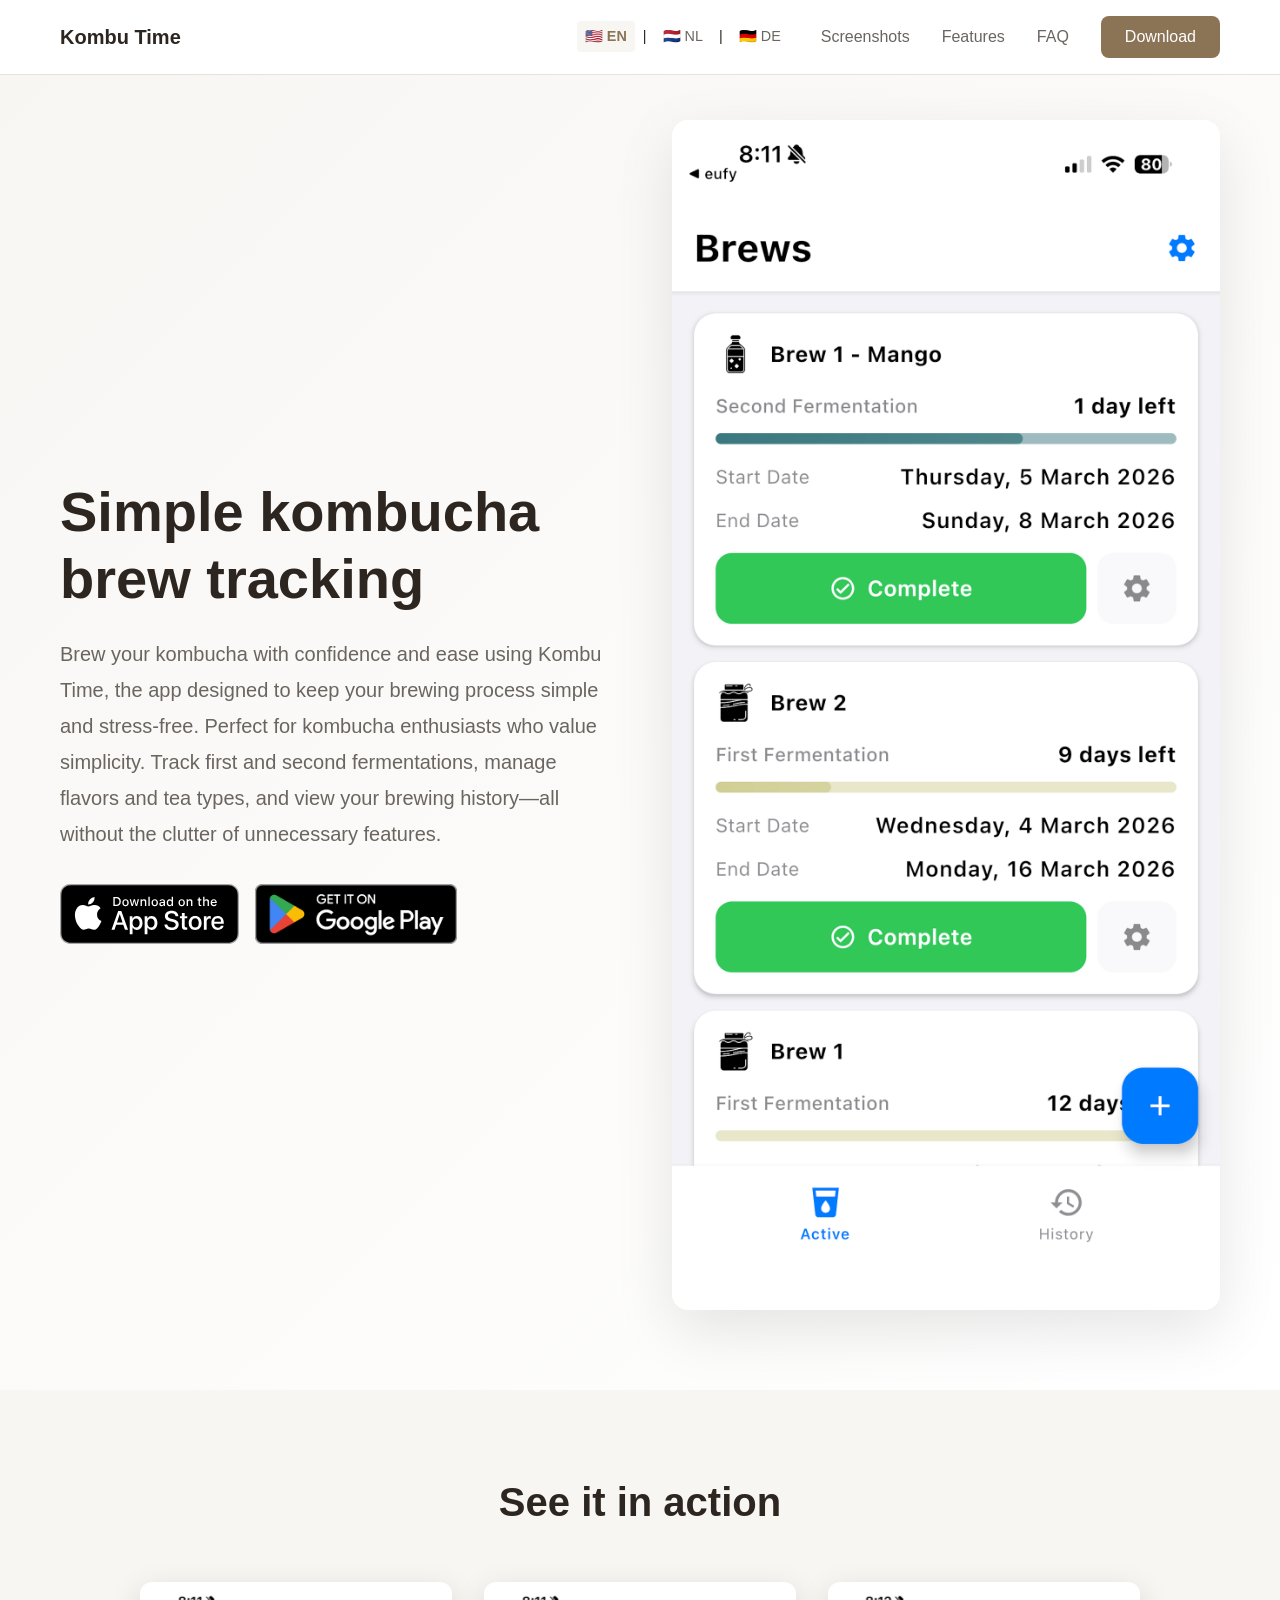
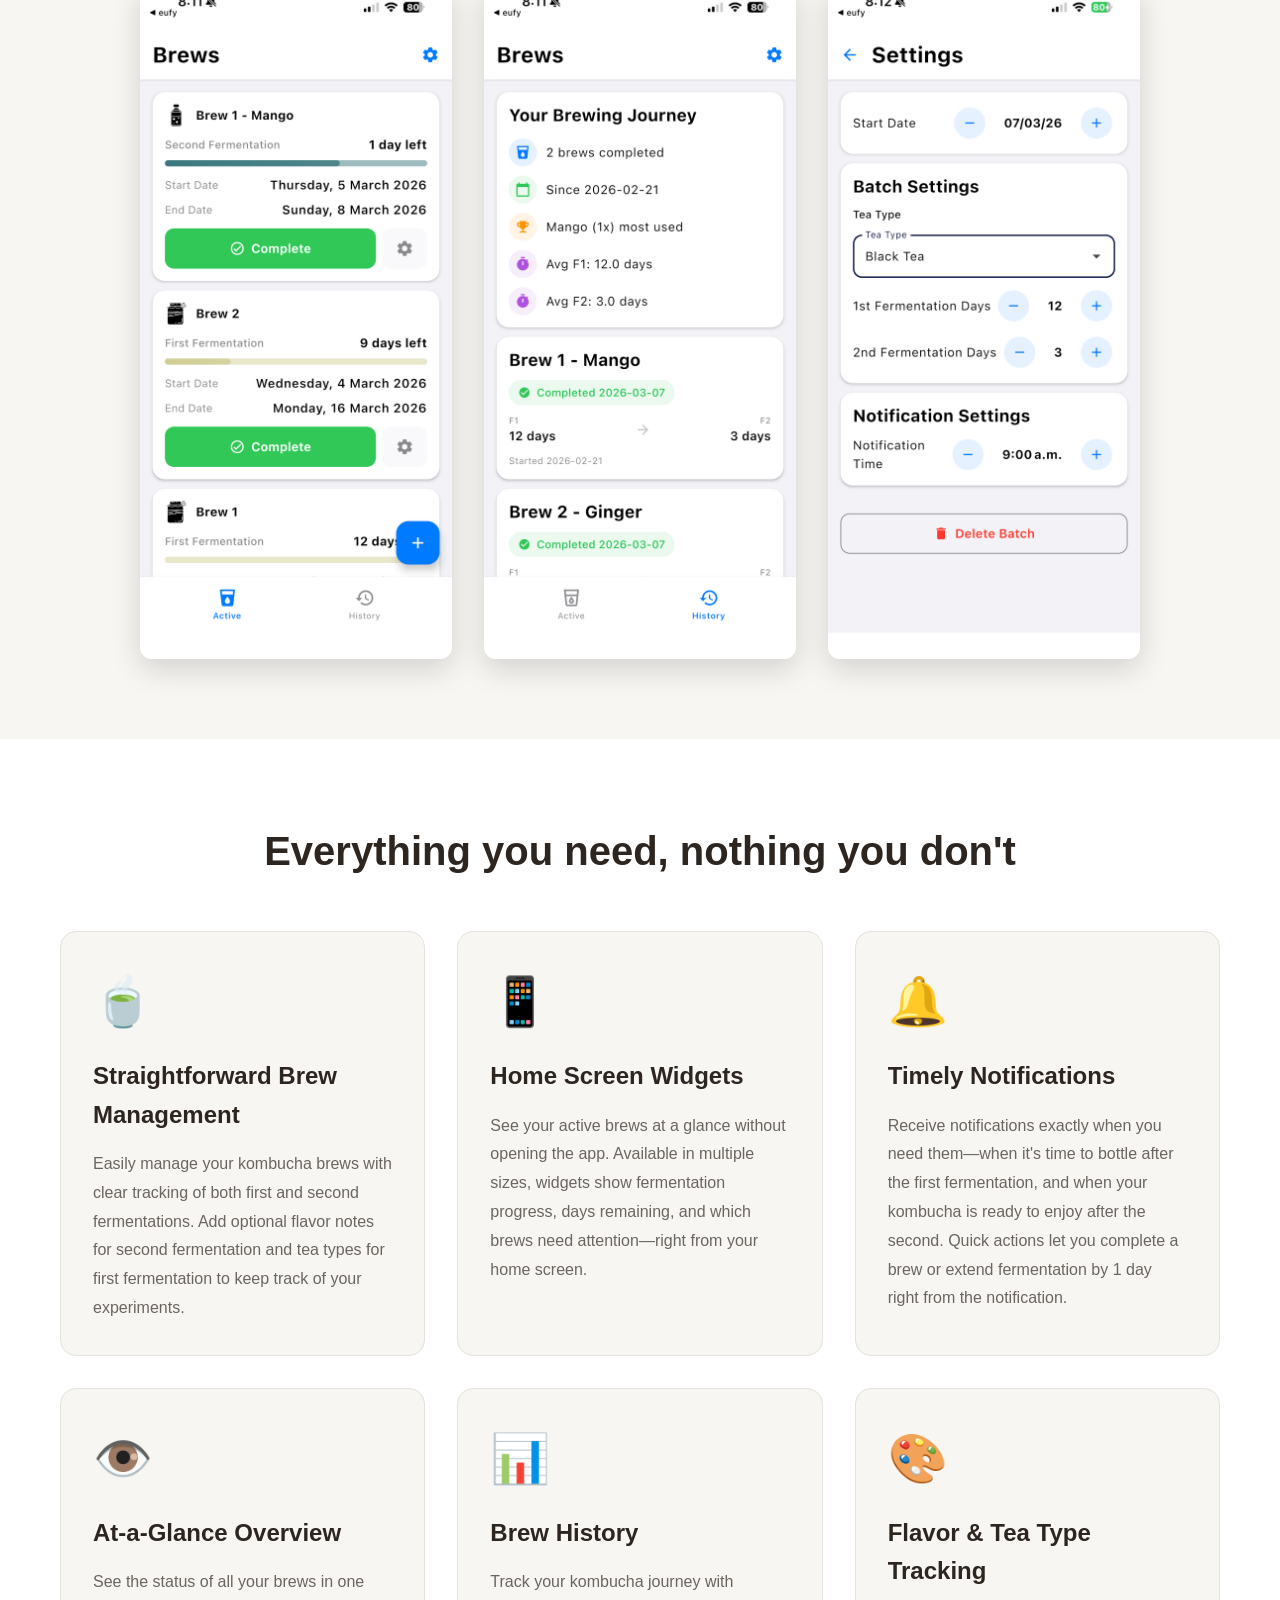
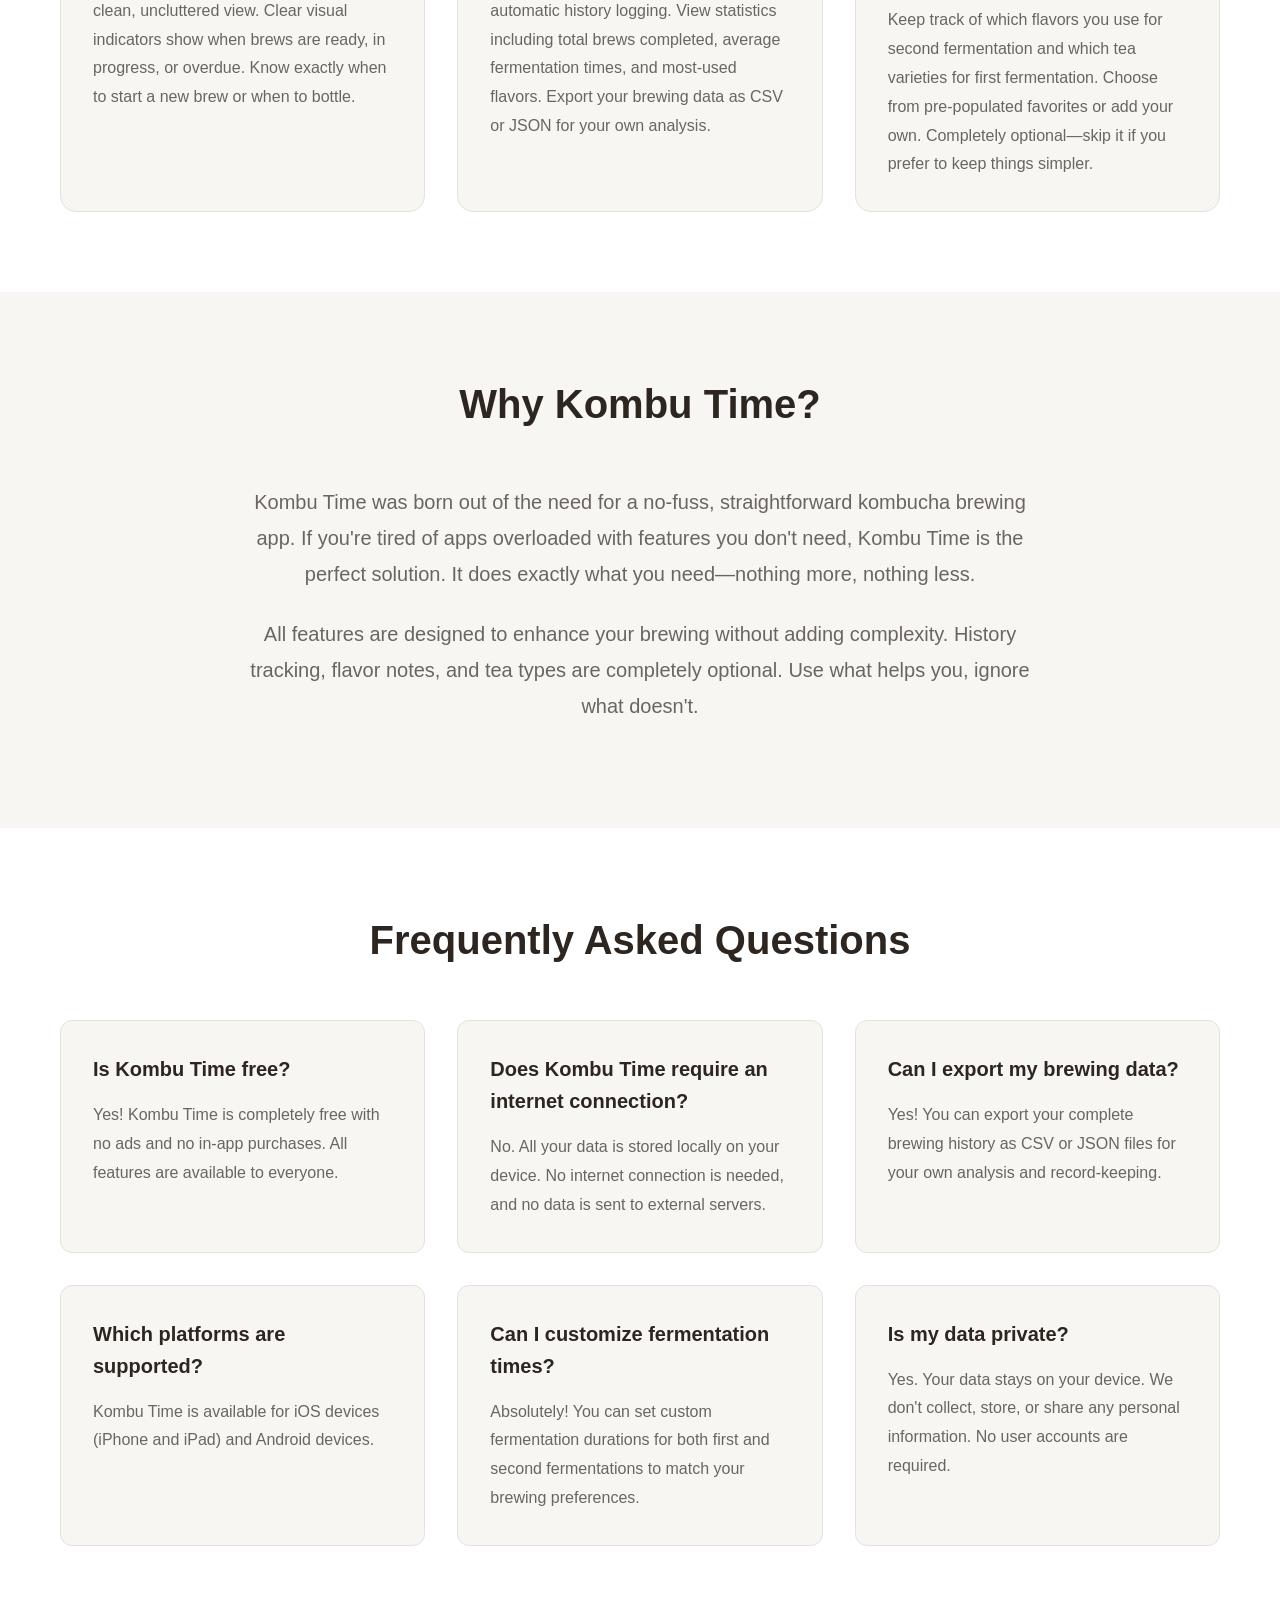
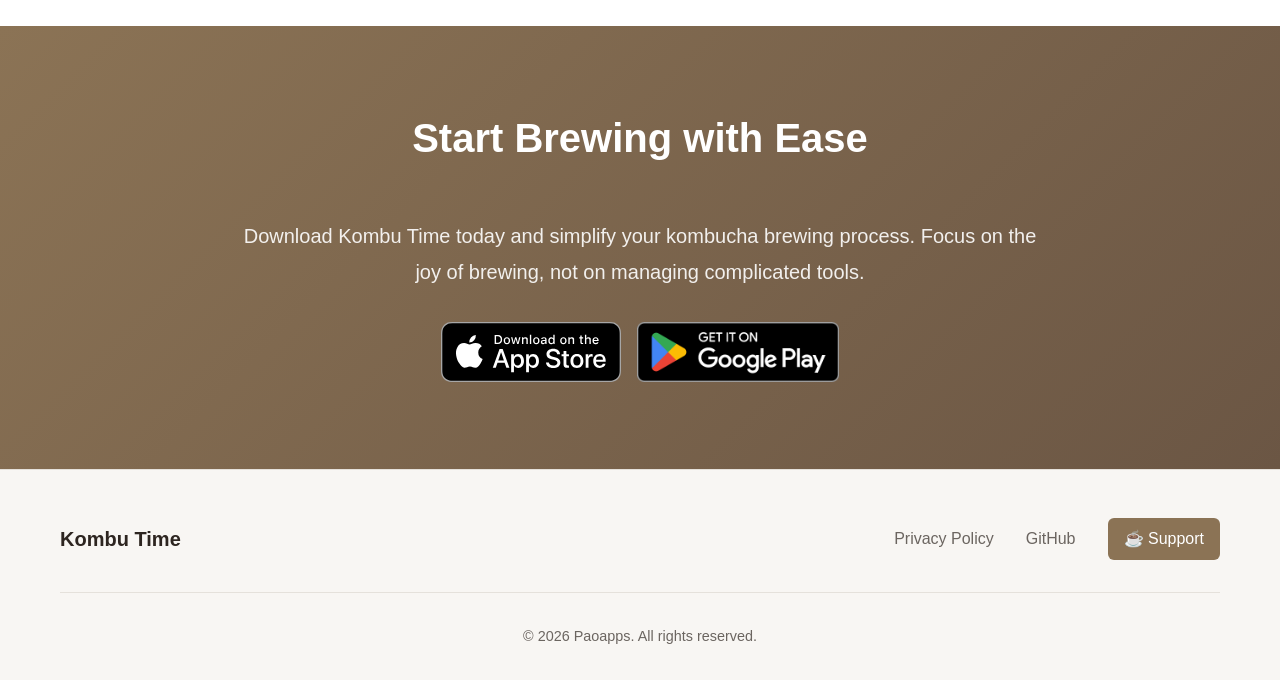
<file: docs/index.html>
<!DOCTYPE html>
<html lang="en">
<head>
    <meta charset="UTF-8">
    <meta name="viewport" content="width=device-width, initial-scale=1.0">
    <title>Kombu Time - Simple Kombucha Brew Tracking</title>
    <meta name="description" content="Simple kombucha brew tracking with timely notifications and widgets. Track your kombucha fermentation process with ease. Available for iOS and Android.">
    <meta name="keywords" content="kombucha, brewing, fermentation, tracker, timer, notification, widget, brew, tea, flavor, history, statistics">

    <!-- Schema.org structured data -->
    <script type="application/ld+json">
    {
      "@context": "https://schema.org",
      "@type": "SoftwareApplication",
      "name": "Kombu Time",
      "description": "Simple kombucha brew tracking app with widgets and notifications. Track first and second fermentation, manage flavors and tea types, and view your brewing history.",
      "operatingSystem": "iOS, Android",
      "applicationCategory": "Food & Drink",
      "offers": {
        "@type": "Offer",
        "price": "0",
        "priceCurrency": "USD",
        "availability": "https://schema.org/InStock"
      },
      "author": {
        "@type": "Organization",
        "name": "Paoapps"
      }
    }
    </script>

    <!-- Open Graph / Facebook -->
    <meta property="og:type" content="website">
    <meta property="og:url" content="https://kombutime.app/">
    <meta property="og:title" content="Kombu Time - Simple Kombucha Brew Tracking">
    <meta property="og:description" content="Simple kombucha brew tracking with timely notifications and widgets. Track your fermentation journey with ease.">

    <!-- Twitter -->
    <meta property="twitter:card" content="summary_large_image">
    <meta property="twitter:url" content="https://kombutime.app/">
    <meta property="twitter:title" content="Kombu Time - Simple Kombucha Brew Tracking">
    <meta property="twitter:description" content="Simple kombucha brew tracking with timely notifications and widgets. Track your fermentation journey with ease.">

    <link rel="stylesheet" href="styles.css">
</head>
<body>
    <!-- Navigation -->
    <nav class="navbar">
        <div class="container">
            <div class="nav-brand">
                <span class="nav-title">Kombu Time</span>
            </div>
            <div class="nav-links">
                <div class="language-switcher">
                    <a href="index.html" class="active">🇺🇸 EN</a> | <a href="index-nl.html">🇳🇱 NL</a> | <a href="index-de.html">🇩🇪 DE</a>
                </div>
                <a href="#showcase">Screenshots</a>
                <a href="#features">Features</a>
                <a href="#faq">FAQ</a>
                <a href="#download" class="cta-button">Download</a>
            </div>
        </div>
    </nav>

    <!-- Hero Section -->
    <section class="hero">
        <div class="container">
            <div class="hero-content">
                <div class="hero-text">
                    <h1>Simple kombucha brew tracking</h1>
                    <p class="hero-subtitle">Brew your kombucha with confidence and ease using Kombu Time, the app designed to keep your brewing process simple and stress-free. Perfect for kombucha enthusiasts who value simplicity. Track first and second fermentations, manage flavors and tea types, and view your brewing history—all without the clutter of unnecessary features.</p>
                    <div class="hero-buttons">
                        <a href="https://apps.apple.com/app/kombu-time/id6642685148" class="download-button app-store" target="_blank">
                            <img src="./assets/app-store-badge.svg" alt="Download Kombu Time on the App Store">
                        </a>
                        <a href="https://play.google.com/store/apps/details?id=com.paoapps.kombutime" class="download-button google-play" target="_blank">
                            <img src="./assets/GetItOnGooglePlay_Badge_Web_color_English.png" alt="Get Kombu Time on Google Play">
                        </a>
                    </div>
                </div>
                <div class="hero-image">
                    <img src="./assets/screenshot-1.png" alt="Kombu Time app screenshot showing brew tracking interface">
                </div>
            </div>
        </div>
    </section>

    <!-- Screenshot Showcase Section -->
    <section class="showcase" id="showcase">
        <div class="container">
            <h2 class="section-title">See it in action</h2>
            <div class="screenshot-grid">
                <div class="screenshot-item">
                    <img src="./assets/screenshot-1.png" alt="Kombu Time app screenshot - Brew overview">
                </div>
                <div class="screenshot-item">
                    <img src="./assets/screenshot-2.png" alt="Kombu Time app screenshot - Brew details">
                </div>
                <div class="screenshot-item">
                    <img src="./assets/screenshot-3.png" alt="Kombu Time app screenshot - Widgets">
                </div>
            </div>
        </div>
    </section>

    <!-- Features Section -->
    <section id="features" class="features">
        <div class="container">
            <h2 class="section-title">Everything you need, nothing you don't</h2>
            <div class="features-grid">
                <div class="feature-card">
                    <div class="feature-icon">🍵</div>
                    <h3>Straightforward Brew Management</h3>
                    <p>Easily manage your kombucha brews with clear tracking of both first and second fermentations. Add optional flavor notes for second fermentation and tea types for first fermentation to keep track of your experiments.</p>
                </div>

                <div class="feature-card">
                    <div class="feature-icon">📱</div>
                    <h3>Home Screen Widgets</h3>
                    <p>See your active brews at a glance without opening the app. Available in multiple sizes, widgets show fermentation progress, days remaining, and which brews need attention—right from your home screen.</p>
                </div>

                <div class="feature-card">
                    <div class="feature-icon">🔔</div>
                    <h3>Timely Notifications</h3>
                    <p>Receive notifications exactly when you need them—when it's time to bottle after the first fermentation, and when your kombucha is ready to enjoy after the second. Quick actions let you complete a brew or extend fermentation by 1 day right from the notification.</p>
                </div>

                <div class="feature-card">
                    <div class="feature-icon">👁️</div>
                    <h3>At-a-Glance Overview</h3>
                    <p>See the status of all your brews in one clean, uncluttered view. Clear visual indicators show when brews are ready, in progress, or overdue. Know exactly when to start a new brew or when to bottle.</p>
                </div>

                <div class="feature-card">
                    <div class="feature-icon">📊</div>
                    <h3>Brew History</h3>
                    <p>Track your kombucha journey with automatic history logging. View statistics including total brews completed, average fermentation times, and most-used flavors. Export your brewing data as CSV or JSON for your own analysis.</p>
                </div>

                <div class="feature-card">
                    <div class="feature-icon">🎨</div>
                    <h3>Flavor & Tea Type Tracking</h3>
                    <p>Keep track of which flavors you use for second fermentation and which tea varieties for first fermentation. Choose from pre-populated favorites or add your own. Completely optional—skip it if you prefer to keep things simpler.</p>
                </div>
            </div>
        </div>
    </section>

    <!-- Why Kombu Time Section -->
    <section class="why-section">
        <div class="container">
            <h2 class="section-title">Why Kombu Time?</h2>
            <div class="why-content">
                <p>Kombu Time was born out of the need for a no-fuss, straightforward kombucha brewing app. If you're tired of apps overloaded with features you don't need, Kombu Time is the perfect solution. It does exactly what you need—nothing more, nothing less.</p>
                <p>All features are designed to enhance your brewing without adding complexity. History tracking, flavor notes, and tea types are completely optional. Use what helps you, ignore what doesn't.</p>
            </div>
        </div>
    </section>

    <!-- FAQ Section -->
    <section id="faq" class="faq">
        <div class="container">
            <h2 class="section-title">Frequently Asked Questions</h2>
            <div class="faq-grid">
                <div class="faq-item">
                    <h3>Is Kombu Time free?</h3>
                    <p>Yes! Kombu Time is completely free with no ads and no in-app purchases. All features are available to everyone.</p>
                </div>

                <div class="faq-item">
                    <h3>Does Kombu Time require an internet connection?</h3>
                    <p>No. All your data is stored locally on your device. No internet connection is needed, and no data is sent to external servers.</p>
                </div>

                <div class="faq-item">
                    <h3>Can I export my brewing data?</h3>
                    <p>Yes! You can export your complete brewing history as CSV or JSON files for your own analysis and record-keeping.</p>
                </div>

                <div class="faq-item">
                    <h3>Which platforms are supported?</h3>
                    <p>Kombu Time is available for iOS devices (iPhone and iPad) and Android devices.</p>
                </div>

                <div class="faq-item">
                    <h3>Can I customize fermentation times?</h3>
                    <p>Absolutely! You can set custom fermentation durations for both first and second fermentations to match your brewing preferences.</p>
                </div>

                <div class="faq-item">
                    <h3>Is my data private?</h3>
                    <p>Yes. Your data stays on your device. We don't collect, store, or share any personal information. No user accounts are required.</p>
                </div>
            </div>
        </div>
    </section>

    <!-- Download Section -->
    <section id="download" class="download">
        <div class="container">
            <h2 class="section-title">Start Brewing with Ease</h2>
            <p class="download-subtitle">Download Kombu Time today and simplify your kombucha brewing process. Focus on the joy of brewing, not on managing complicated tools.</p>
            <div class="download-buttons">
                <a href="https://apps.apple.com/app/kombu-time/id6642685148" class="download-button app-store" target="_blank">
                    <img src="./assets/app-store-badge.svg" alt="Download Kombu Time on the App Store">
                </a>
                <a href="https://play.google.com/store/apps/details?id=com.paoapps.kombutime" class="download-button google-play" target="_blank">
                    <img src="./assets/GetItOnGooglePlay_Badge_Web_color_English.png" alt="Get Kombu Time on Google Play">
                </a>
            </div>
        </div>
    </section>

    <!-- Footer -->
    <footer class="footer">
        <div class="container">
            <div class="footer-content">
                <div class="footer-brand">
                    <span class="footer-title">Kombu Time</span>
                </div>
                <div class="footer-links">
                    <a href="privacy.html">Privacy Policy</a>
                    <a href="https://github.com/Paoapps/KombuTime" target="_blank">GitHub</a>
                    <a href="https://www.buymeacoffee.com/lwesterhoff" target="_blank" class="support-link">☕ Support</a>
                </div>
            </div>
            <div class="footer-copyright">
                <p>&copy; 2026 Paoapps. All rights reserved.</p>
            </div>
        </div>
    </footer>

    <script src="script.js"></script>
</body>
</html>
</file>
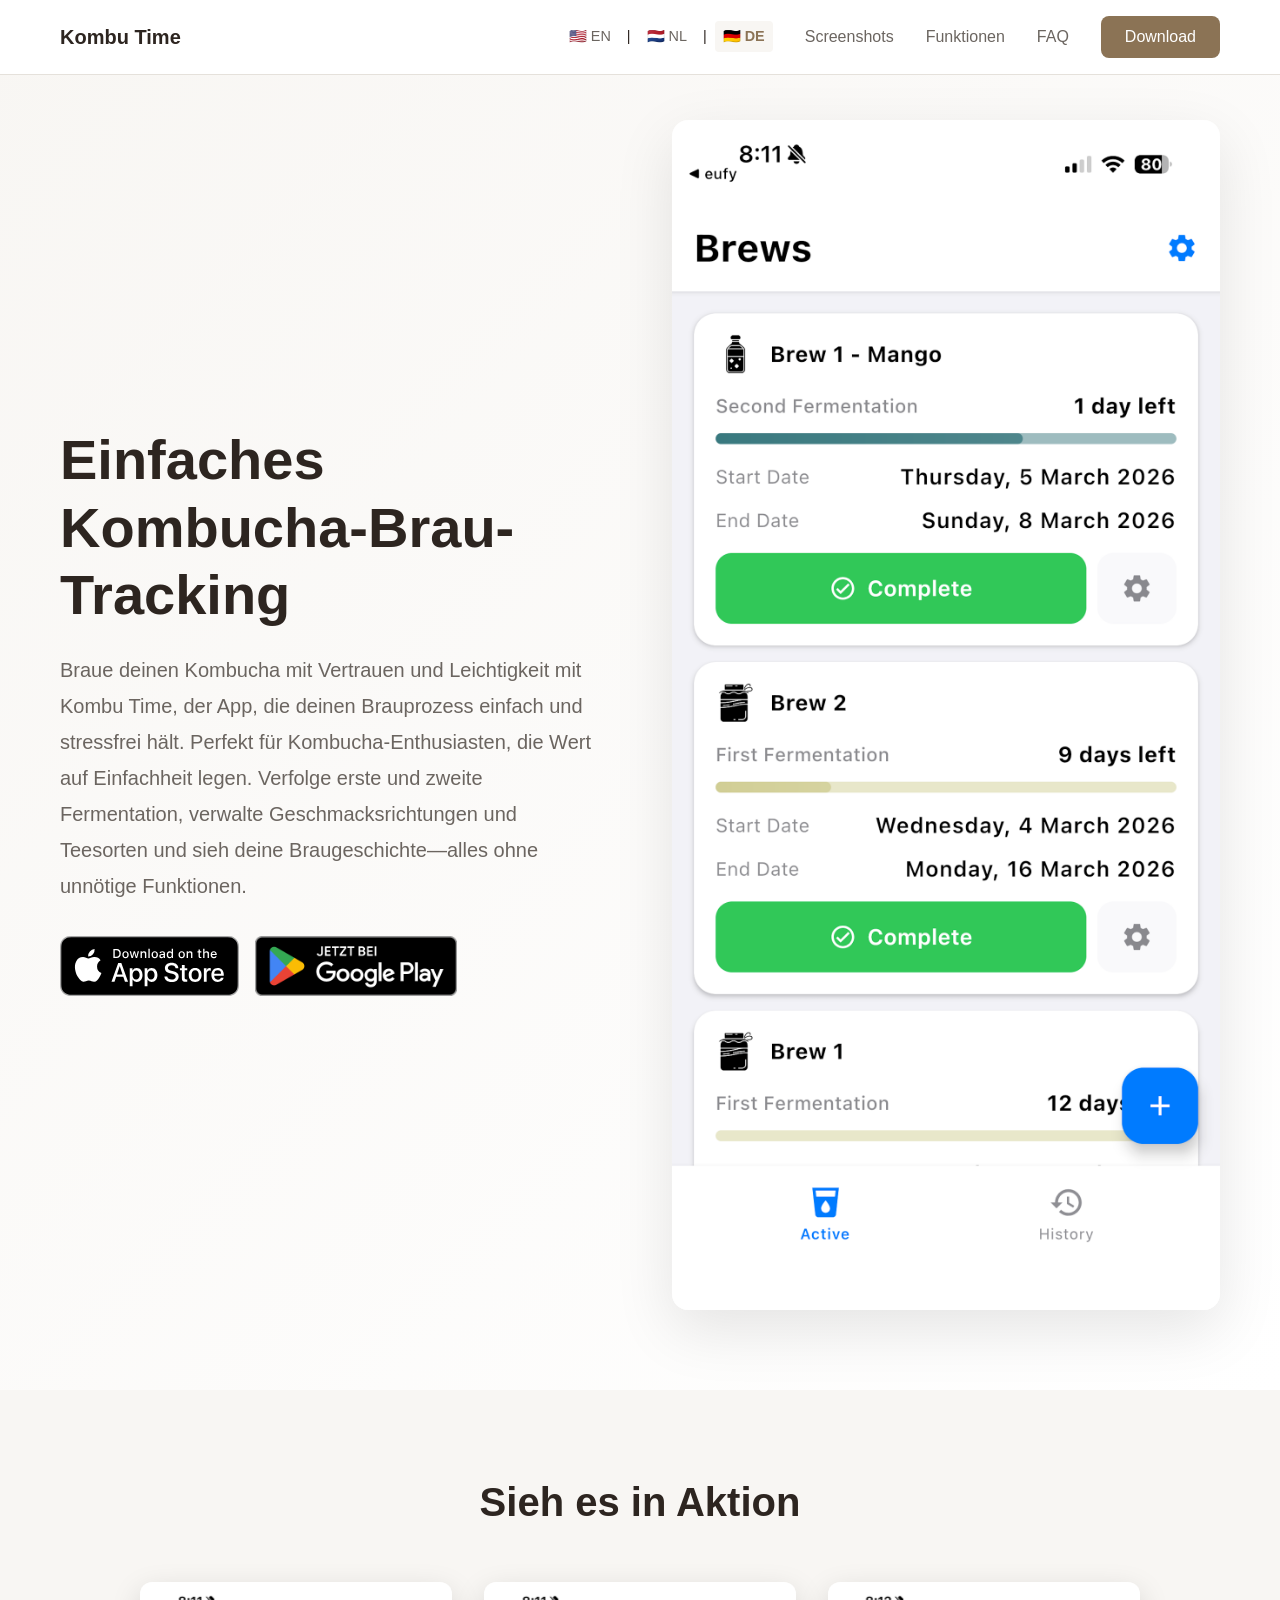
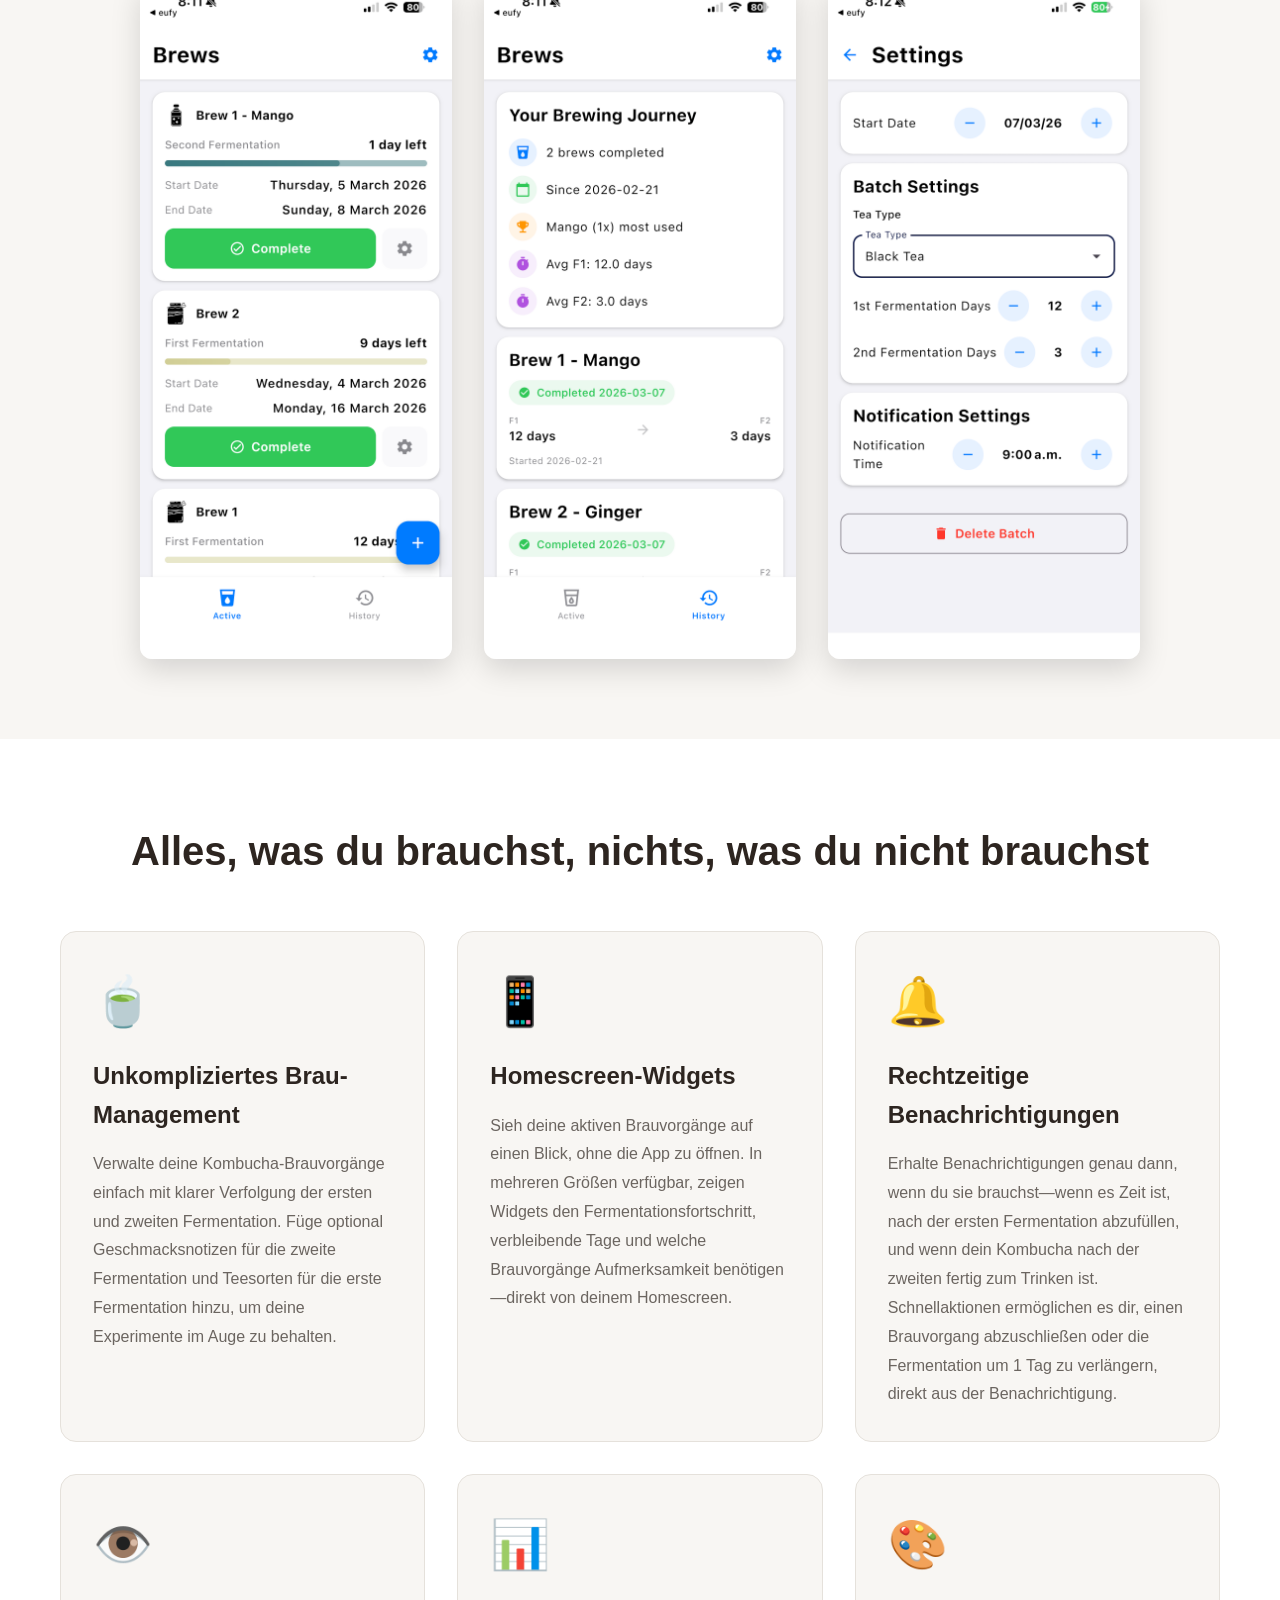
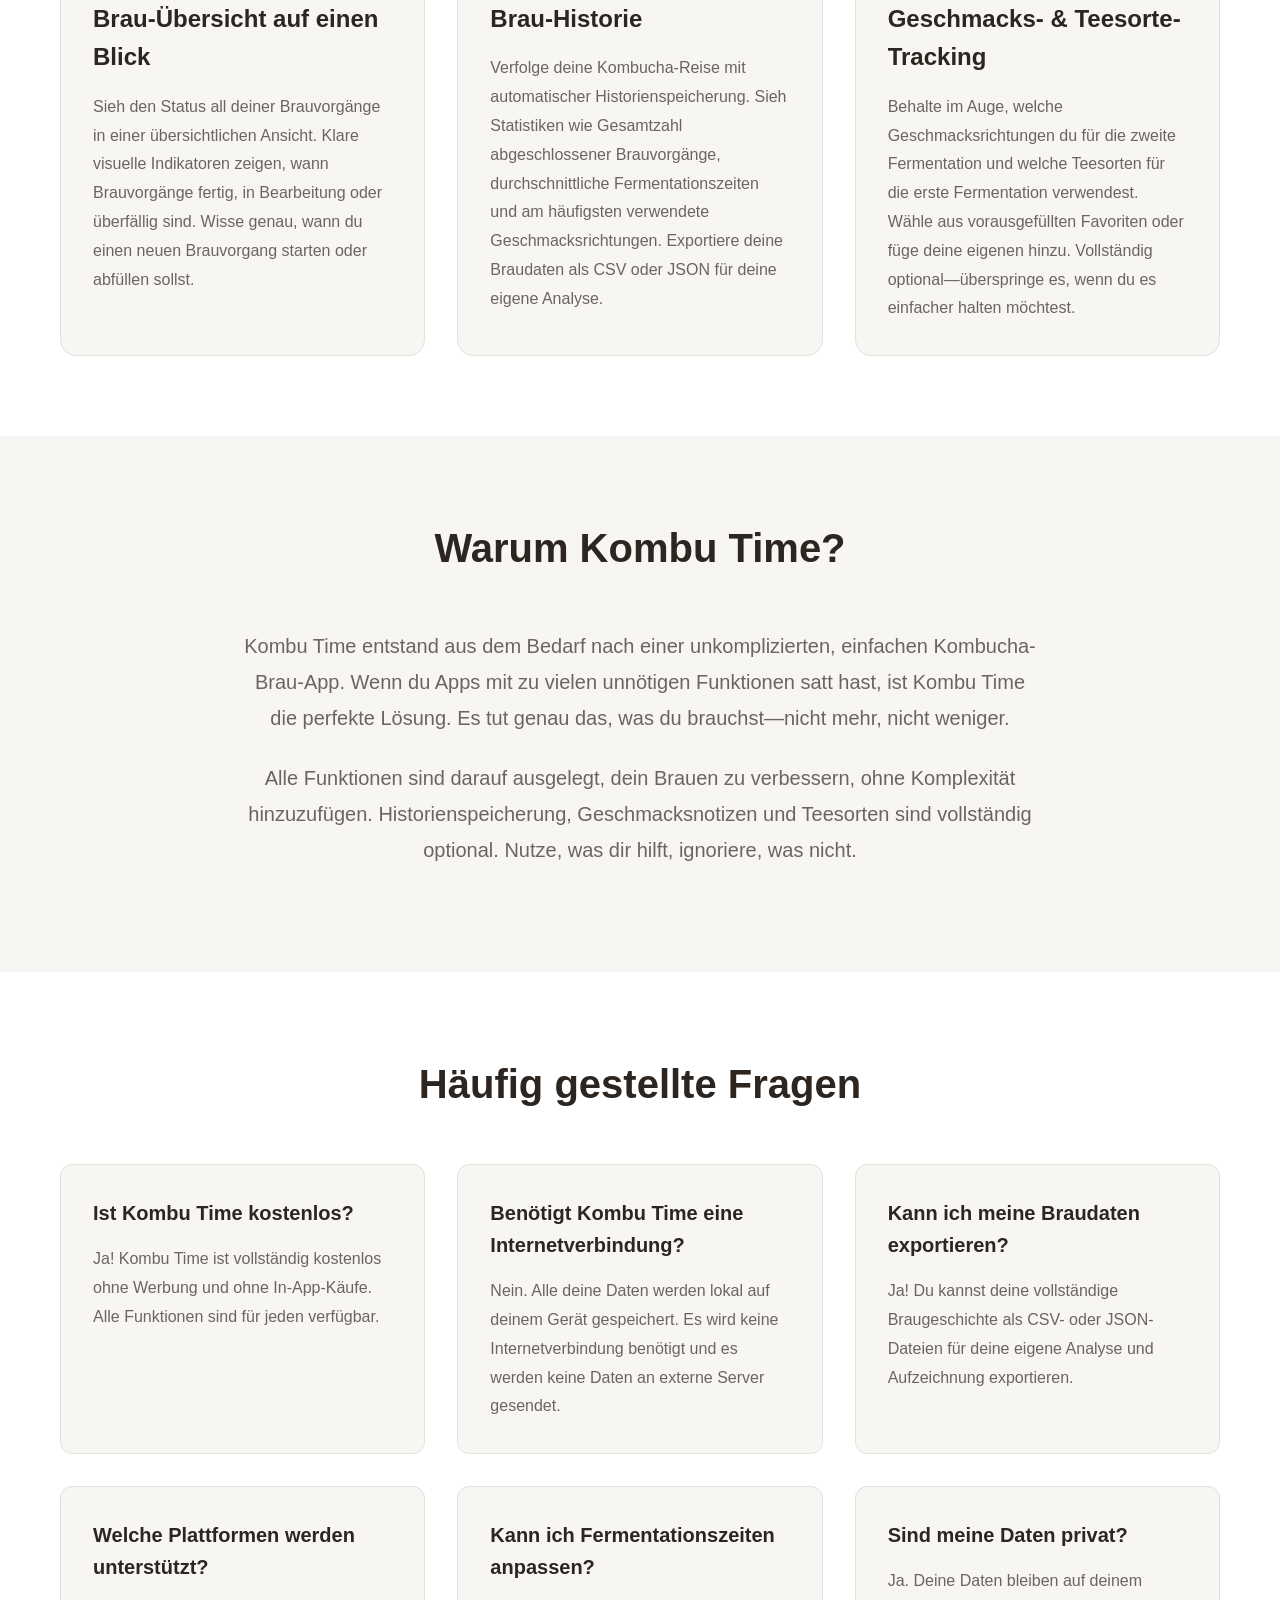
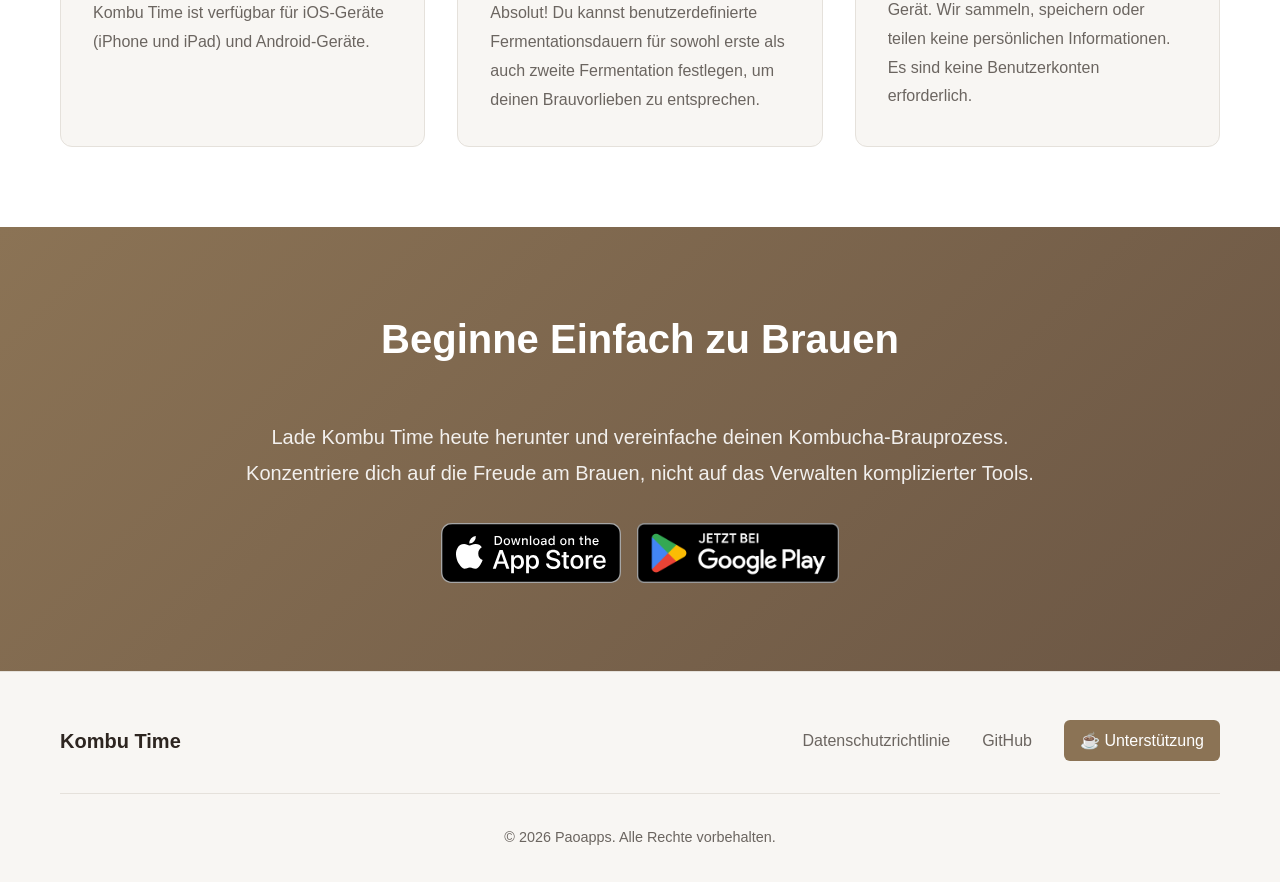
<file: docs/index-de.html>
<!DOCTYPE html>
<html lang="de">
<head>
    <meta charset="UTF-8">
    <meta name="viewport" content="width=device-width, initial-scale=1.0">
    <title>Kombu Time - Einfaches Kombucha-Brau-Tracking</title>
    <meta name="description" content="Einfaches Kombucha-Brau-Tracking mit Benachrichtigungen und Widgets. Verfolge deinen Kombucha-Fermentationsprozess mit Leichtigkeit. Verfügbar für iOS und Android.">
    <meta name="keywords" content="kombucha, brauen, fermentation, tracker, timer, benachrichtigung, widget, tee, geschmack, historie, statistik">

    <!-- Schema.org structured data -->
    <script type="application/ld+json">
    {
      "@context": "https://schema.org",
      "@type": "SoftwareApplication",
      "name": "Kombu Time",
      "description": "Einfache Kombucha-Brau-Tracking-App mit Widgets und Benachrichtigungen. Verfolge erste und zweite Fermentation, verwalte Geschmacksrichtungen und Teesorten und sieh deine Braugeschichte.",
      "operatingSystem": "iOS, Android",
      "applicationCategory": "Food & Drink",
      "offers": {
        "@type": "Offer",
        "price": "0",
        "priceCurrency": "USD",
        "availability": "https://schema.org/InStock"
      },
      "author": {
        "@type": "Organization",
        "name": "Paoapps"
      }
    }
    </script>

    <!-- Open Graph / Facebook -->
    <meta property="og:type" content="website">
    <meta property="og:url" content="https://kombutime.app/index-de.html">
    <meta property="og:title" content="Kombu Time - Einfaches Kombucha-Brau-Tracking">
    <meta property="og:description" content="Einfaches Kombucha-Brau-Tracking mit Benachrichtigungen und Widgets. Verfolge deine Fermentationsreise mit Leichtigkeit.">

    <!-- Twitter -->
    <meta property="twitter:card" content="summary_large_image">
    <meta property="twitter:url" content="https://kombutime.app/index-de.html">
    <meta property="twitter:title" content="Kombu Time - Einfaches Kombucha-Brau-Tracking">
    <meta property="twitter:description" content="Einfaches Kombucha-Brau-Tracking mit Benachrichtigungen und Widgets. Verfolge deine Fermentationsreise mit Leichtigkeit.">

    <link rel="stylesheet" href="styles.css">
</head>
<body>
    <!-- Navigation -->
    <nav class="navbar">
        <div class="container">
            <div class="nav-brand">
                <span class="nav-title">Kombu Time</span>
            </div>
            <div class="nav-links">
                <div class="language-switcher">
                    <a href="index.html">🇺🇸 EN</a> | <a href="index-nl.html">🇳🇱 NL</a> | <a href="index-de.html" class="active">🇩🇪 DE</a>
                </div>
                <a href="#showcase">Screenshots</a>
                <a href="#features">Funktionen</a>
                <a href="#faq">FAQ</a>
                <a href="#download" class="cta-button">Download</a>
            </div>
        </div>
    </nav>

    <!-- Hero Section -->
    <section class="hero">
        <div class="container">
            <div class="hero-content">
                <div class="hero-text">
                    <h1>Einfaches Kombucha-Brau-Tracking</h1>
                    <p class="hero-subtitle">Braue deinen Kombucha mit Vertrauen und Leichtigkeit mit Kombu Time, der App, die deinen Brauprozess einfach und stressfrei hält. Perfekt für Kombucha-Enthusiasten, die Wert auf Einfachheit legen. Verfolge erste und zweite Fermentation, verwalte Geschmacksrichtungen und Teesorten und sieh deine Braugeschichte—alles ohne unnötige Funktionen.</p>
                    <div class="hero-buttons">
                        <a href="https://apps.apple.com/app/kombu-time/id6642685148" class="download-button app-store" target="_blank">
                            <img src="./assets/app-store-badge.svg" alt="Laden Sie Kombu Time im App Store herunter">
                        </a>
                        <a href="https://play.google.com/store/apps/details?id=com.paoapps.kombutime" class="download-button google-play" target="_blank">
                            <img src="./assets/GetItOnGooglePlay_Badge_Web_color_German.png" alt="Lade Kombu Time bei Google Play herunter">
                        </a>
                    </div>
                </div>
                <div class="hero-image">
                    <img src="./assets/screenshot-1.png" alt="Kombu Time App-Screenshot mit Brautracker-Oberfläche">
                </div>
            </div>
        </div>
    </section>

    <!-- Screenshot Showcase Section -->
    <section class="showcase" id="showcase">
        <div class="container">
            <h2 class="section-title">Sieh es in Aktion</h2>
            <div class="screenshot-grid">
                <div class="screenshot-item">
                    <img src="./assets/screenshot-1.png" alt="Kombu Time App-Screenshot - Brauübersicht">
                </div>
                <div class="screenshot-item">
                    <img src="./assets/screenshot-2.png" alt="Kombu Time App-Screenshot - Braudetails">
                </div>
                <div class="screenshot-item">
                    <img src="./assets/screenshot-3.png" alt="Kombu Time App-Screenshot - Widgets">
                </div>
            </div>
        </div>
    </section>

    <!-- Features Section -->
    <section id="features" class="features">
        <div class="container">
            <h2 class="section-title">Alles, was du brauchst, nichts, was du nicht brauchst</h2>
            <div class="features-grid">
                <div class="feature-card">
                    <div class="feature-icon">🍵</div>
                    <h3>Unkompliziertes Brau-Management</h3>
                    <p>Verwalte deine Kombucha-Brauvorgänge einfach mit klarer Verfolgung der ersten und zweiten Fermentation. Füge optional Geschmacksnotizen für die zweite Fermentation und Teesorten für die erste Fermentation hinzu, um deine Experimente im Auge zu behalten.</p>
                </div>

                <div class="feature-card">
                    <div class="feature-icon">📱</div>
                    <h3>Homescreen-Widgets</h3>
                    <p>Sieh deine aktiven Brauvorgänge auf einen Blick, ohne die App zu öffnen. In mehreren Größen verfügbar, zeigen Widgets den Fermentationsfortschritt, verbleibende Tage und welche Brauvorgänge Aufmerksamkeit benötigen—direkt von deinem Homescreen.</p>
                </div>

                <div class="feature-card">
                    <div class="feature-icon">🔔</div>
                    <h3>Rechtzeitige Benachrichtigungen</h3>
                    <p>Erhalte Benachrichtigungen genau dann, wenn du sie brauchst—wenn es Zeit ist, nach der ersten Fermentation abzufüllen, und wenn dein Kombucha nach der zweiten fertig zum Trinken ist. Schnellaktionen ermöglichen es dir, einen Brauvorgang abzuschließen oder die Fermentation um 1 Tag zu verlängern, direkt aus der Benachrichtigung.</p>
                </div>

                <div class="feature-card">
                    <div class="feature-icon">👁️</div>
                    <h3>Brau-Übersicht auf einen Blick</h3>
                    <p>Sieh den Status all deiner Brauvorgänge in einer übersichtlichen Ansicht. Klare visuelle Indikatoren zeigen, wann Brauvorgänge fertig, in Bearbeitung oder überfällig sind. Wisse genau, wann du einen neuen Brauvorgang starten oder abfüllen sollst.</p>
                </div>

                <div class="feature-card">
                    <div class="feature-icon">📊</div>
                    <h3>Brau-Historie</h3>
                    <p>Verfolge deine Kombucha-Reise mit automatischer Historienspeicherung. Sieh Statistiken wie Gesamtzahl abgeschlossener Brauvorgänge, durchschnittliche Fermentationszeiten und am häufigsten verwendete Geschmacksrichtungen. Exportiere deine Braudaten als CSV oder JSON für deine eigene Analyse.</p>
                </div>

                <div class="feature-card">
                    <div class="feature-icon">🎨</div>
                    <h3>Geschmacks- & Teesorte-Tracking</h3>
                    <p>Behalte im Auge, welche Geschmacksrichtungen du für die zweite Fermentation und welche Teesorten für die erste Fermentation verwendest. Wähle aus vorausgefüllten Favoriten oder füge deine eigenen hinzu. Vollständig optional—überspringe es, wenn du es einfacher halten möchtest.</p>
                </div>
            </div>
        </div>
    </section>

    <!-- Why Kombu Time Section -->
    <section class="why-section">
        <div class="container">
            <h2 class="section-title">Warum Kombu Time?</h2>
            <div class="why-content">
                <p>Kombu Time entstand aus dem Bedarf nach einer unkomplizierten, einfachen Kombucha-Brau-App. Wenn du Apps mit zu vielen unnötigen Funktionen satt hast, ist Kombu Time die perfekte Lösung. Es tut genau das, was du brauchst—nicht mehr, nicht weniger.</p>
                <p>Alle Funktionen sind darauf ausgelegt, dein Brauen zu verbessern, ohne Komplexität hinzuzufügen. Historienspeicherung, Geschmacksnotizen und Teesorten sind vollständig optional. Nutze, was dir hilft, ignoriere, was nicht.</p>
            </div>
        </div>
    </section>

    <!-- FAQ Section -->
    <section id="faq" class="faq">
        <div class="container">
            <h2 class="section-title">Häufig gestellte Fragen</h2>
            <div class="faq-grid">
                <div class="faq-item">
                    <h3>Ist Kombu Time kostenlos?</h3>
                    <p>Ja! Kombu Time ist vollständig kostenlos ohne Werbung und ohne In-App-Käufe. Alle Funktionen sind für jeden verfügbar.</p>
                </div>

                <div class="faq-item">
                    <h3>Benötigt Kombu Time eine Internetverbindung?</h3>
                    <p>Nein. Alle deine Daten werden lokal auf deinem Gerät gespeichert. Es wird keine Internetverbindung benötigt und es werden keine Daten an externe Server gesendet.</p>
                </div>

                <div class="faq-item">
                    <h3>Kann ich meine Braudaten exportieren?</h3>
                    <p>Ja! Du kannst deine vollständige Braugeschichte als CSV- oder JSON-Dateien für deine eigene Analyse und Aufzeichnung exportieren.</p>
                </div>

                <div class="faq-item">
                    <h3>Welche Plattformen werden unterstützt?</h3>
                    <p>Kombu Time ist verfügbar für iOS-Geräte (iPhone und iPad) und Android-Geräte.</p>
                </div>

                <div class="faq-item">
                    <h3>Kann ich Fermentationszeiten anpassen?</h3>
                    <p>Absolut! Du kannst benutzerdefinierte Fermentationsdauern für sowohl erste als auch zweite Fermentation festlegen, um deinen Brauvorlieben zu entsprechen.</p>
                </div>

                <div class="faq-item">
                    <h3>Sind meine Daten privat?</h3>
                    <p>Ja. Deine Daten bleiben auf deinem Gerät. Wir sammeln, speichern oder teilen keine persönlichen Informationen. Es sind keine Benutzerkonten erforderlich.</p>
                </div>
            </div>
        </div>
    </section>

    <!-- Download Section -->
    <section id="download" class="download">
        <div class="container">
            <h2 class="section-title">Beginne Einfach zu Brauen</h2>
            <p class="download-subtitle">Lade Kombu Time heute herunter und vereinfache deinen Kombucha-Brauprozess. Konzentriere dich auf die Freude am Brauen, nicht auf das Verwalten komplizierter Tools.</p>
            <div class="download-buttons">
                <a href="https://apps.apple.com/app/kombu-time/id6642685148" class="download-button app-store" target="_blank">
                    <img src="./assets/app-store-badge.svg" alt="Laden Sie Kombu Time im App Store herunter">
                </a>
                <a href="https://play.google.com/store/apps/details?id=com.paoapps.kombutime" class="download-button google-play" target="_blank">
                    <img src="./assets/GetItOnGooglePlay_Badge_Web_color_German.png" alt="Lade Kombu Time bei Google Play herunter">
                </a>
            </div>
        </div>
    </section>

    <!-- Footer -->
    <footer class="footer">
        <div class="container">
            <div class="footer-content">
                <div class="footer-brand">
                    <span class="footer-title">Kombu Time</span>
                </div>
                <div class="footer-links">
                    <a href="privacy.html">Datenschutzrichtlinie</a>
                    <a href="https://github.com/Paoapps/KombuTime" target="_blank">GitHub</a>
                    <a href="https://www.buymeacoffee.com/lwesterhoff" target="_blank" class="support-link">☕ Unterstützung</a>
                </div>
            </div>
            <div class="footer-copyright">
                <p>&copy; 2026 Paoapps. Alle Rechte vorbehalten.</p>
            </div>
        </div>
    </footer>

    <script src="script.js"></script>
</body>
</html>
</file>
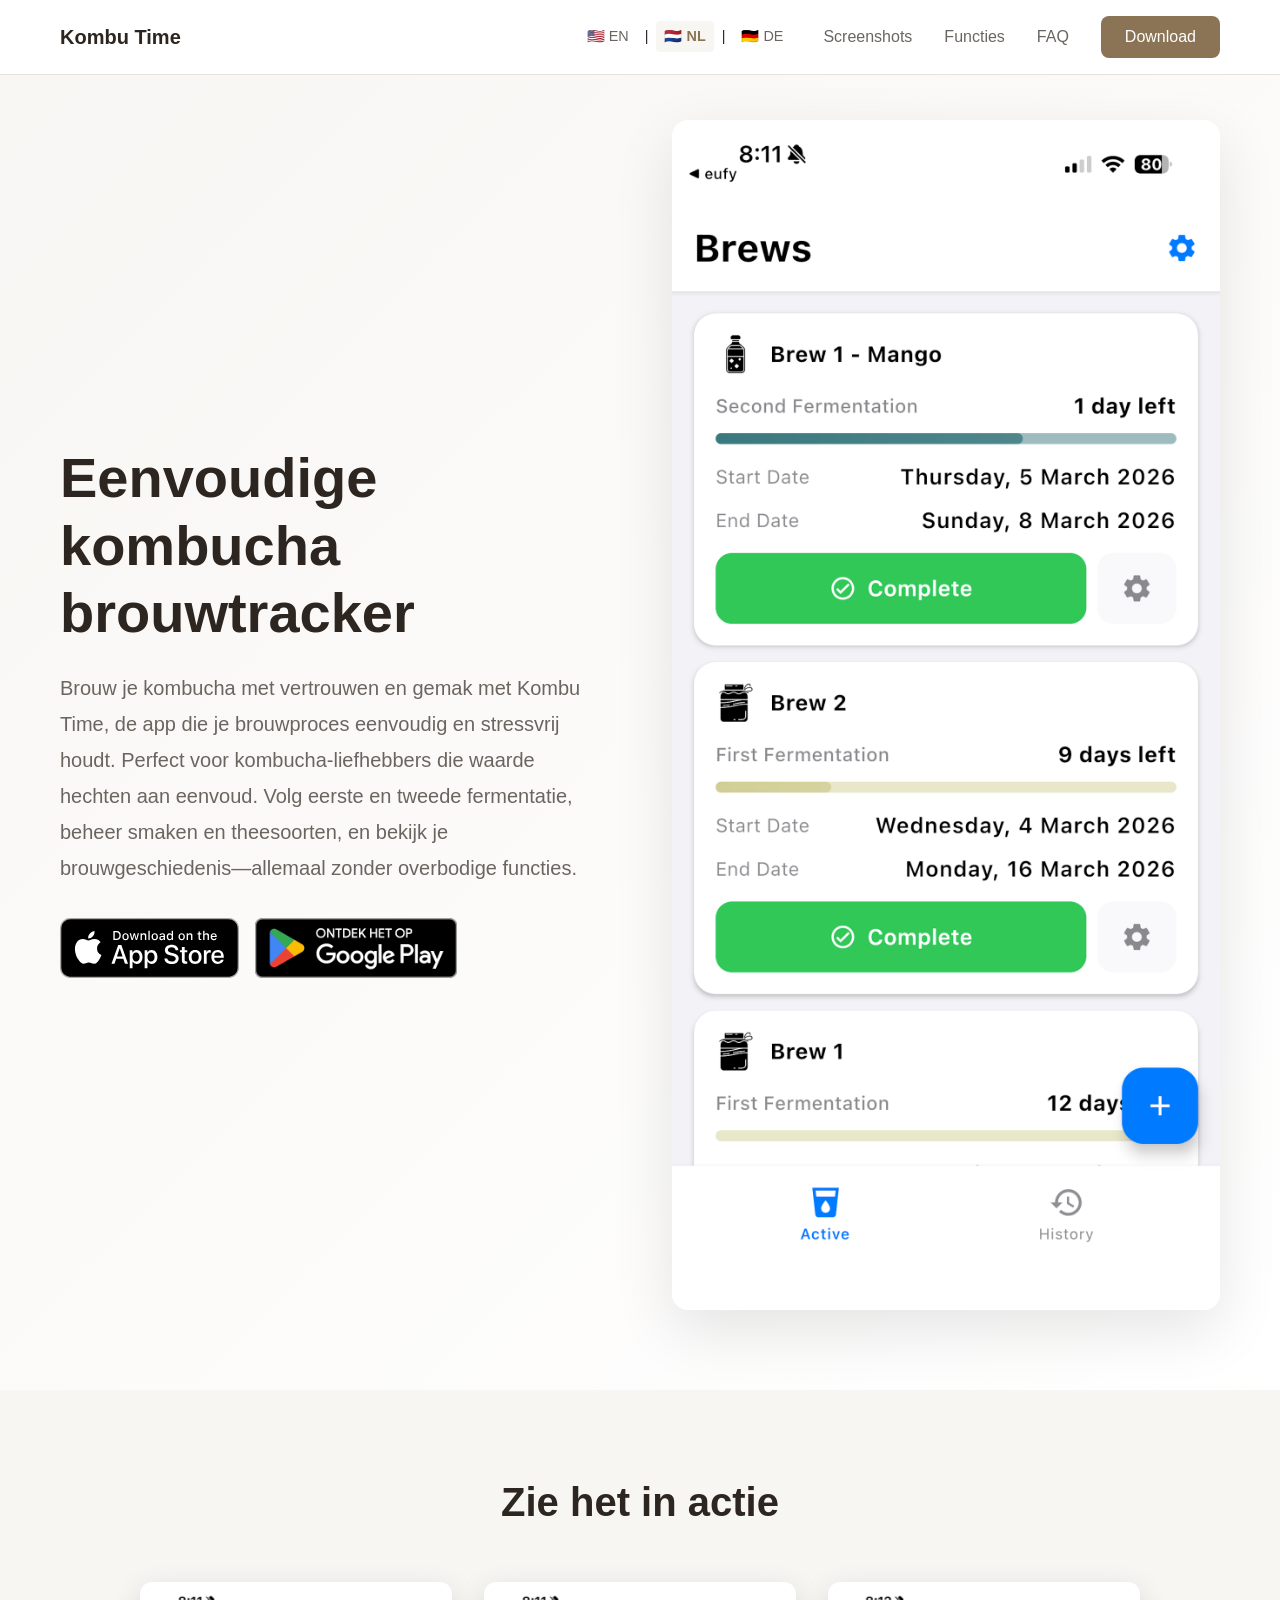
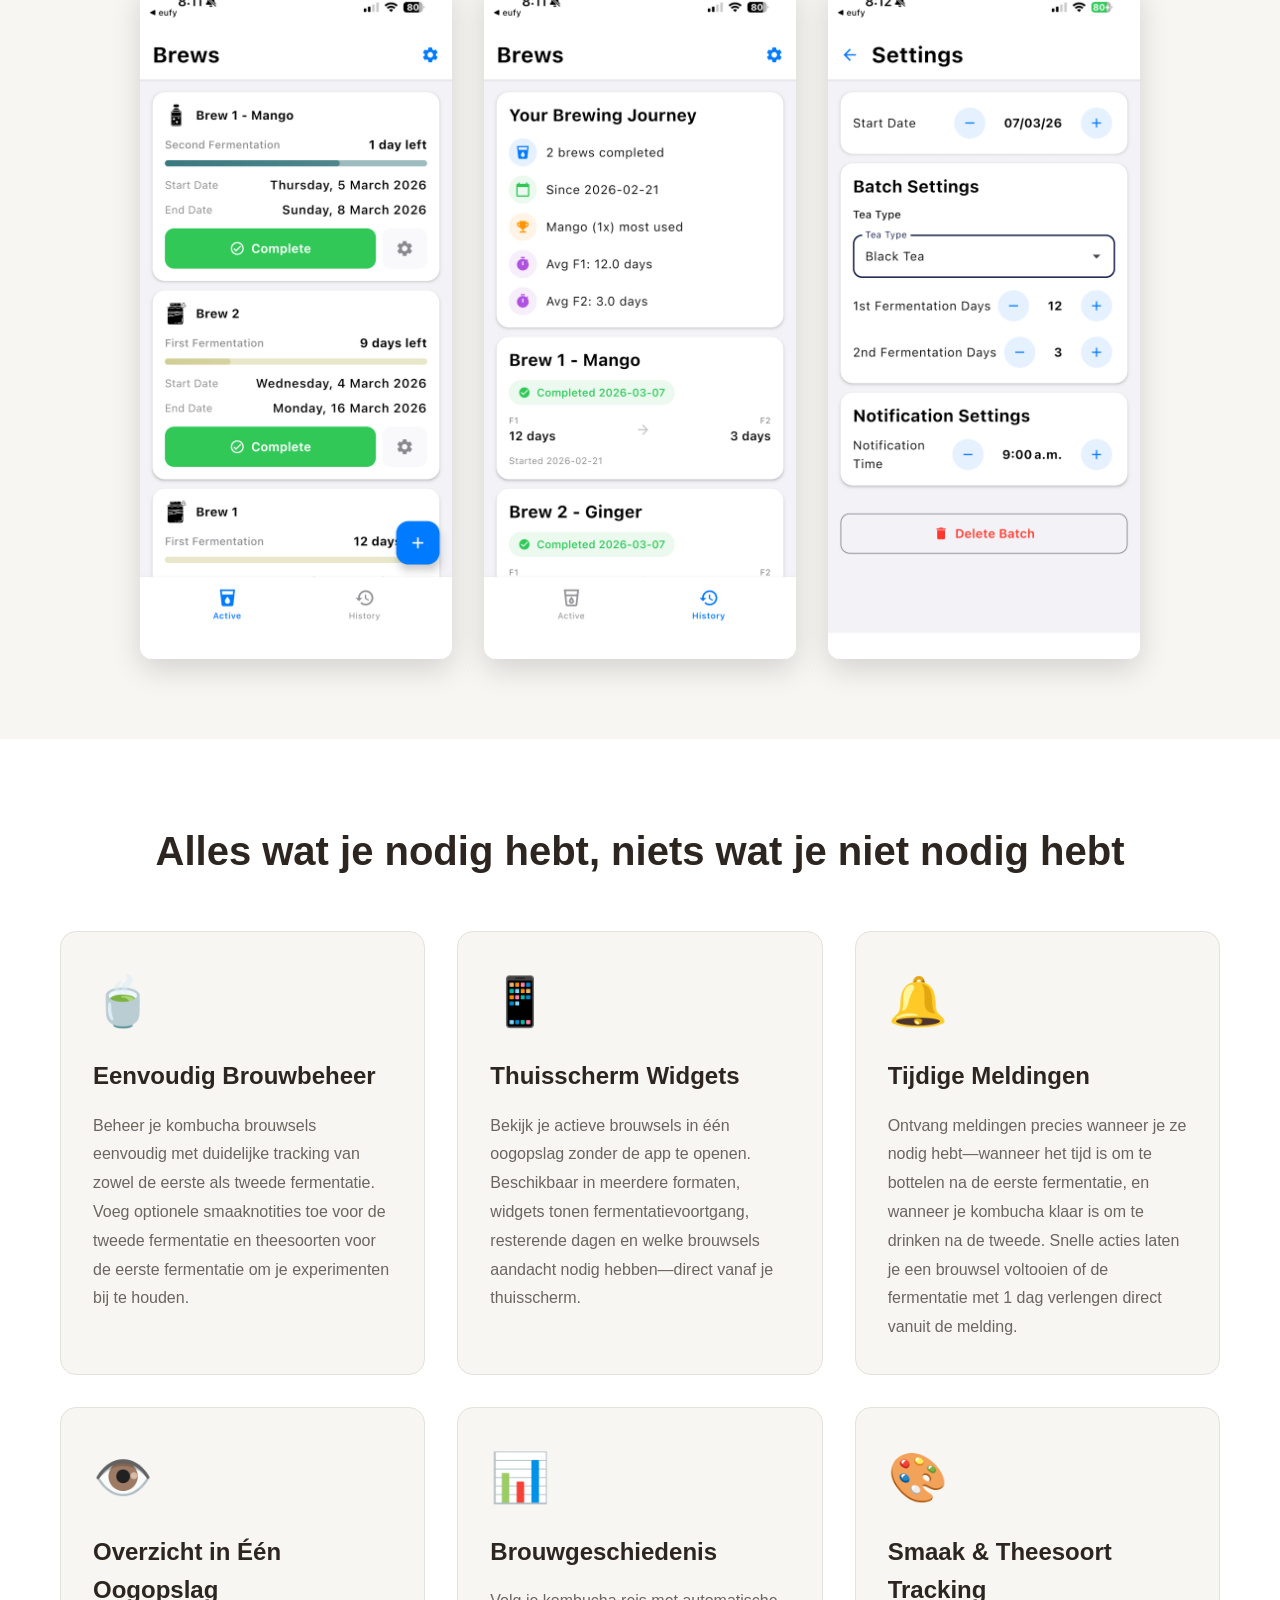
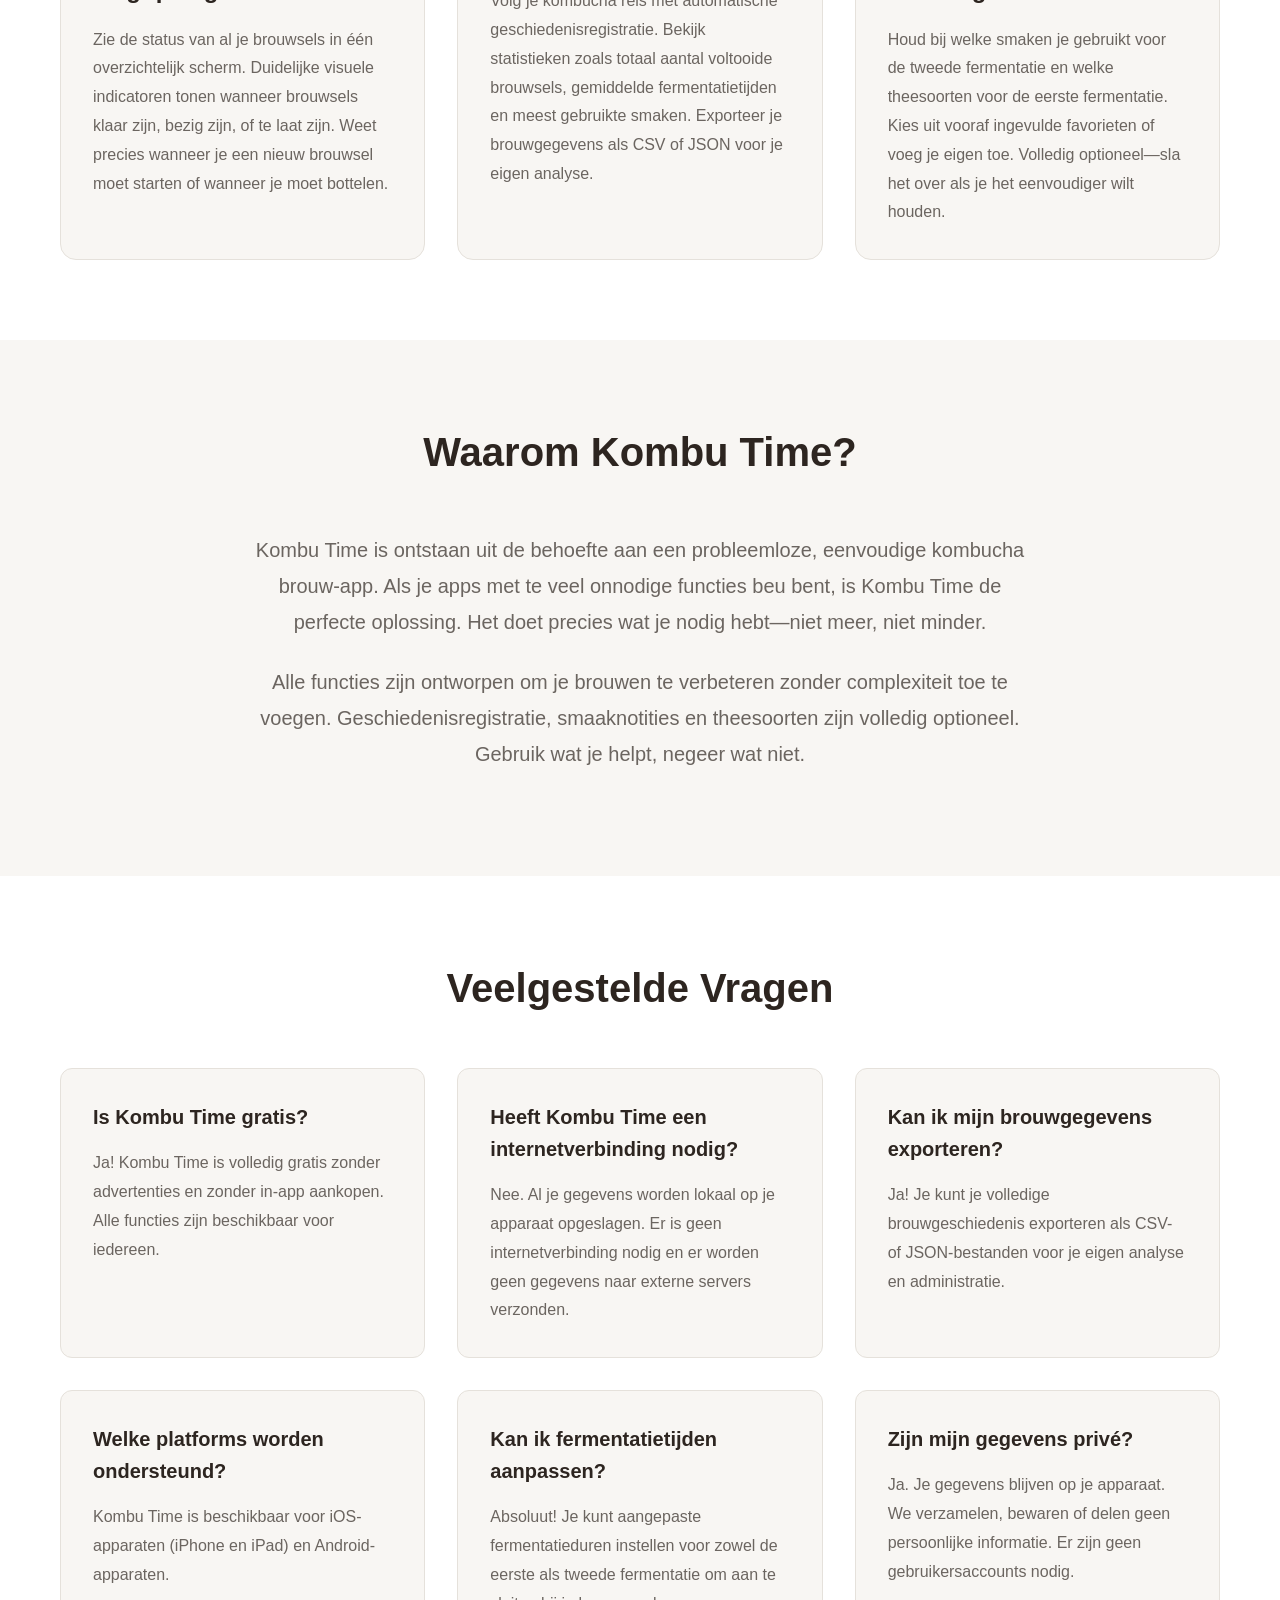
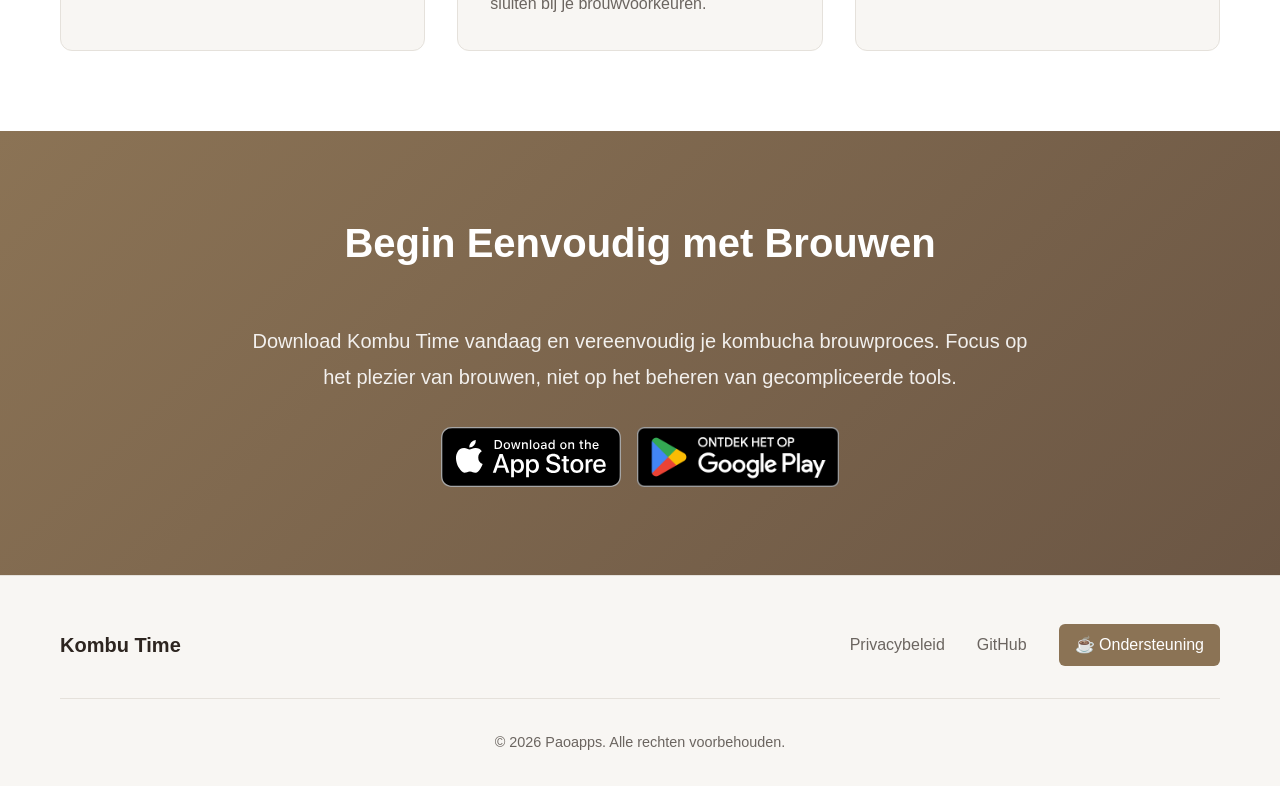
<file: docs/index-nl.html>
<!DOCTYPE html>
<html lang="nl">
<head>
    <meta charset="UTF-8">
    <meta name="viewport" content="width=device-width, initial-scale=1.0">
    <title>Kombu Time - Eenvoudige Kombucha Brouwtracker</title>
    <meta name="description" content="Eenvoudige kombucha brouwtracker met meldingen en widgets. Volg je kombucha fermentatieproces met gemak. Beschikbaar voor iOS en Android.">
    <meta name="keywords" content="kombucha, brouwen, fermentatie, tracker, timer, melding, widget, brouw, thee, smaak, geschiedenis, statistieken">

    <!-- Schema.org structured data -->
    <script type="application/ld+json">
    {
      "@context": "https://schema.org",
      "@type": "SoftwareApplication",
      "name": "Kombu Time",
      "description": "Eenvoudige kombucha brouwtracker app met widgets en meldingen. Volg eerste en tweede fermentatie, beheer smaken en theesoorten, en bekijk je brouwgeschiedenis.",
      "operatingSystem": "iOS, Android",
      "applicationCategory": "Food & Drink",
      "offers": {
        "@type": "Offer",
        "price": "0",
        "priceCurrency": "USD",
        "availability": "https://schema.org/InStock"
      },
      "author": {
        "@type": "Organization",
        "name": "Paoapps"
      }
    }
    </script>

    <!-- Open Graph / Facebook -->
    <meta property="og:type" content="website">
    <meta property="og:url" content="https://kombutime.app/index-nl.html">
    <meta property="og:title" content="Kombu Time - Eenvoudige Kombucha Brouwtracker">
    <meta property="og:description" content="Eenvoudige kombucha brouwtracker met meldingen en widgets. Volg je fermentatiereis met gemak.">

    <!-- Twitter -->
    <meta property="twitter:card" content="summary_large_image">
    <meta property="twitter:url" content="https://kombutime.app/index-nl.html">
    <meta property="twitter:title" content="Kombu Time - Eenvoudige Kombucha Brouwtracker">
    <meta property="twitter:description" content="Eenvoudige kombucha brouwtracker met meldingen en widgets. Volg je fermentatiereis met gemak.">

    <link rel="stylesheet" href="styles.css">
</head>
<body>
    <!-- Navigation -->
    <nav class="navbar">
        <div class="container">
            <div class="nav-brand">
                <span class="nav-title">Kombu Time</span>
            </div>
            <div class="nav-links">
                <div class="language-switcher">
                    <a href="index.html">🇺🇸 EN</a> | <a href="index-nl.html" class="active">🇳🇱 NL</a> | <a href="index-de.html">🇩🇪 DE</a>
                </div>
                <a href="#showcase">Screenshots</a>
                <a href="#features">Functies</a>
                <a href="#faq">FAQ</a>
                <a href="#download" class="cta-button">Download</a>
            </div>
        </div>
    </nav>

    <!-- Hero Section -->
    <section class="hero">
        <div class="container">
            <div class="hero-content">
                <div class="hero-text">
                    <h1>Eenvoudige kombucha brouwtracker</h1>
                    <p class="hero-subtitle">Brouw je kombucha met vertrouwen en gemak met Kombu Time, de app die je brouwproces eenvoudig en stressvrij houdt. Perfect voor kombucha-liefhebbers die waarde hechten aan eenvoud. Volg eerste en tweede fermentatie, beheer smaken en theesoorten, en bekijk je brouwgeschiedenis—allemaal zonder overbodige functies.</p>
                    <div class="hero-buttons">
                        <a href="https://apps.apple.com/app/kombu-time/id6642685148" class="download-button app-store" target="_blank">
                            <img src="./assets/app-store-badge.svg" alt="Download Kombu Time op de App Store">
                        </a>
                        <a href="https://play.google.com/store/apps/details?id=com.paoapps.kombutime" class="download-button google-play" target="_blank">
                            <img src="./assets/GetItOnGooglePlay_Badge_Web_color_Dutch.png" alt="Download Kombu Time op Google Play">
                        </a>
                    </div>
                </div>
                <div class="hero-image">
                    <img src="./assets/screenshot-1.png" alt="Kombu Time app screenshot met brouwtracker interface">
                </div>
            </div>
        </div>
    </section>

    <!-- Screenshot Showcase Section -->
    <section class="showcase" id="showcase">
        <div class="container">
            <h2 class="section-title">Zie het in actie</h2>
            <div class="screenshot-grid">
                <div class="screenshot-item">
                    <img src="./assets/screenshot-1.png" alt="Kombu Time app screenshot - Brouwoverzicht">
                </div>
                <div class="screenshot-item">
                    <img src="./assets/screenshot-2.png" alt="Kombu Time app screenshot - Brouwdetails">
                </div>
                <div class="screenshot-item">
                    <img src="./assets/screenshot-3.png" alt="Kombu Time app screenshot - Widgets">
                </div>
            </div>
        </div>
    </section>

    <!-- Features Section -->
    <section id="features" class="features">
        <div class="container">
            <h2 class="section-title">Alles wat je nodig hebt, niets wat je niet nodig hebt</h2>
            <div class="features-grid">
                <div class="feature-card">
                    <div class="feature-icon">🍵</div>
                    <h3>Eenvoudig Brouwbeheer</h3>
                    <p>Beheer je kombucha brouwsels eenvoudig met duidelijke tracking van zowel de eerste als tweede fermentatie. Voeg optionele smaaknotities toe voor de tweede fermentatie en theesoorten voor de eerste fermentatie om je experimenten bij te houden.</p>
                </div>

                <div class="feature-card">
                    <div class="feature-icon">📱</div>
                    <h3>Thuisscherm Widgets</h3>
                    <p>Bekijk je actieve brouwsels in één oogopslag zonder de app te openen. Beschikbaar in meerdere formaten, widgets tonen fermentatievoortgang, resterende dagen en welke brouwsels aandacht nodig hebben—direct vanaf je thuisscherm.</p>
                </div>

                <div class="feature-card">
                    <div class="feature-icon">🔔</div>
                    <h3>Tijdige Meldingen</h3>
                    <p>Ontvang meldingen precies wanneer je ze nodig hebt—wanneer het tijd is om te bottelen na de eerste fermentatie, en wanneer je kombucha klaar is om te drinken na de tweede. Snelle acties laten je een brouwsel voltooien of de fermentatie met 1 dag verlengen direct vanuit de melding.</p>
                </div>

                <div class="feature-card">
                    <div class="feature-icon">👁️</div>
                    <h3>Overzicht in Één Oogopslag</h3>
                    <p>Zie de status van al je brouwsels in één overzichtelijk scherm. Duidelijke visuele indicatoren tonen wanneer brouwsels klaar zijn, bezig zijn, of te laat zijn. Weet precies wanneer je een nieuw brouwsel moet starten of wanneer je moet bottelen.</p>
                </div>

                <div class="feature-card">
                    <div class="feature-icon">📊</div>
                    <h3>Brouwgeschiedenis</h3>
                    <p>Volg je kombucha reis met automatische geschiedenisregistratie. Bekijk statistieken zoals totaal aantal voltooide brouwsels, gemiddelde fermentatietijden en meest gebruikte smaken. Exporteer je brouwgegevens als CSV of JSON voor je eigen analyse.</p>
                </div>

                <div class="feature-card">
                    <div class="feature-icon">🎨</div>
                    <h3>Smaak & Theesoort Tracking</h3>
                    <p>Houd bij welke smaken je gebruikt voor de tweede fermentatie en welke theesoorten voor de eerste fermentatie. Kies uit vooraf ingevulde favorieten of voeg je eigen toe. Volledig optioneel—sla het over als je het eenvoudiger wilt houden.</p>
                </div>
            </div>
        </div>
    </section>

    <!-- Why Kombu Time Section -->
    <section class="why-section">
        <div class="container">
            <h2 class="section-title">Waarom Kombu Time?</h2>
            <div class="why-content">
                <p>Kombu Time is ontstaan uit de behoefte aan een probleemloze, eenvoudige kombucha brouw-app. Als je apps met te veel onnodige functies beu bent, is Kombu Time de perfecte oplossing. Het doet precies wat je nodig hebt—niet meer, niet minder.</p>
                <p>Alle functies zijn ontworpen om je brouwen te verbeteren zonder complexiteit toe te voegen. Geschiedenisregistratie, smaaknotities en theesoorten zijn volledig optioneel. Gebruik wat je helpt, negeer wat niet.</p>
            </div>
        </div>
    </section>

    <!-- FAQ Section -->
    <section id="faq" class="faq">
        <div class="container">
            <h2 class="section-title">Veelgestelde Vragen</h2>
            <div class="faq-grid">
                <div class="faq-item">
                    <h3>Is Kombu Time gratis?</h3>
                    <p>Ja! Kombu Time is volledig gratis zonder advertenties en zonder in-app aankopen. Alle functies zijn beschikbaar voor iedereen.</p>
                </div>

                <div class="faq-item">
                    <h3>Heeft Kombu Time een internetverbinding nodig?</h3>
                    <p>Nee. Al je gegevens worden lokaal op je apparaat opgeslagen. Er is geen internetverbinding nodig en er worden geen gegevens naar externe servers verzonden.</p>
                </div>

                <div class="faq-item">
                    <h3>Kan ik mijn brouwgegevens exporteren?</h3>
                    <p>Ja! Je kunt je volledige brouwgeschiedenis exporteren als CSV- of JSON-bestanden voor je eigen analyse en administratie.</p>
                </div>

                <div class="faq-item">
                    <h3>Welke platforms worden ondersteund?</h3>
                    <p>Kombu Time is beschikbaar voor iOS-apparaten (iPhone en iPad) en Android-apparaten.</p>
                </div>

                <div class="faq-item">
                    <h3>Kan ik fermentatietijden aanpassen?</h3>
                    <p>Absoluut! Je kunt aangepaste fermentatieduren instellen voor zowel de eerste als tweede fermentatie om aan te sluiten bij je brouwvoorkeuren.</p>
                </div>

                <div class="faq-item">
                    <h3>Zijn mijn gegevens privé?</h3>
                    <p>Ja. Je gegevens blijven op je apparaat. We verzamelen, bewaren of delen geen persoonlijke informatie. Er zijn geen gebruikersaccounts nodig.</p>
                </div>
            </div>
        </div>
    </section>

    <!-- Download Section -->
    <section id="download" class="download">
        <div class="container">
            <h2 class="section-title">Begin Eenvoudig met Brouwen</h2>
            <p class="download-subtitle">Download Kombu Time vandaag en vereenvoudig je kombucha brouwproces. Focus op het plezier van brouwen, niet op het beheren van gecompliceerde tools.</p>
            <div class="download-buttons">
                <a href="https://apps.apple.com/app/kombu-time/id6642685148" class="download-button app-store" target="_blank">
                    <img src="./assets/app-store-badge.svg" alt="Download Kombu Time op de App Store">
                </a>
                <a href="https://play.google.com/store/apps/details?id=com.paoapps.kombutime" class="download-button google-play" target="_blank">
                    <img src="./assets/GetItOnGooglePlay_Badge_Web_color_Dutch.png" alt="Download Kombu Time op Google Play">
                </a>
            </div>
        </div>
    </section>

    <!-- Footer -->
    <footer class="footer">
        <div class="container">
            <div class="footer-content">
                <div class="footer-brand">
                    <span class="footer-title">Kombu Time</span>
                </div>
                <div class="footer-links">
                    <a href="privacy.html">Privacybeleid</a>
                    <a href="https://github.com/Paoapps/KombuTime" target="_blank">GitHub</a>
                    <a href="https://www.buymeacoffee.com/lwesterhoff" target="_blank" class="support-link">☕ Ondersteuning</a>
                </div>
            </div>
            <div class="footer-copyright">
                <p>&copy; 2026 Paoapps. Alle rechten voorbehouden.</p>
            </div>
        </div>
    </footer>

    <script src="script.js"></script>
</body>
</html>
</file>
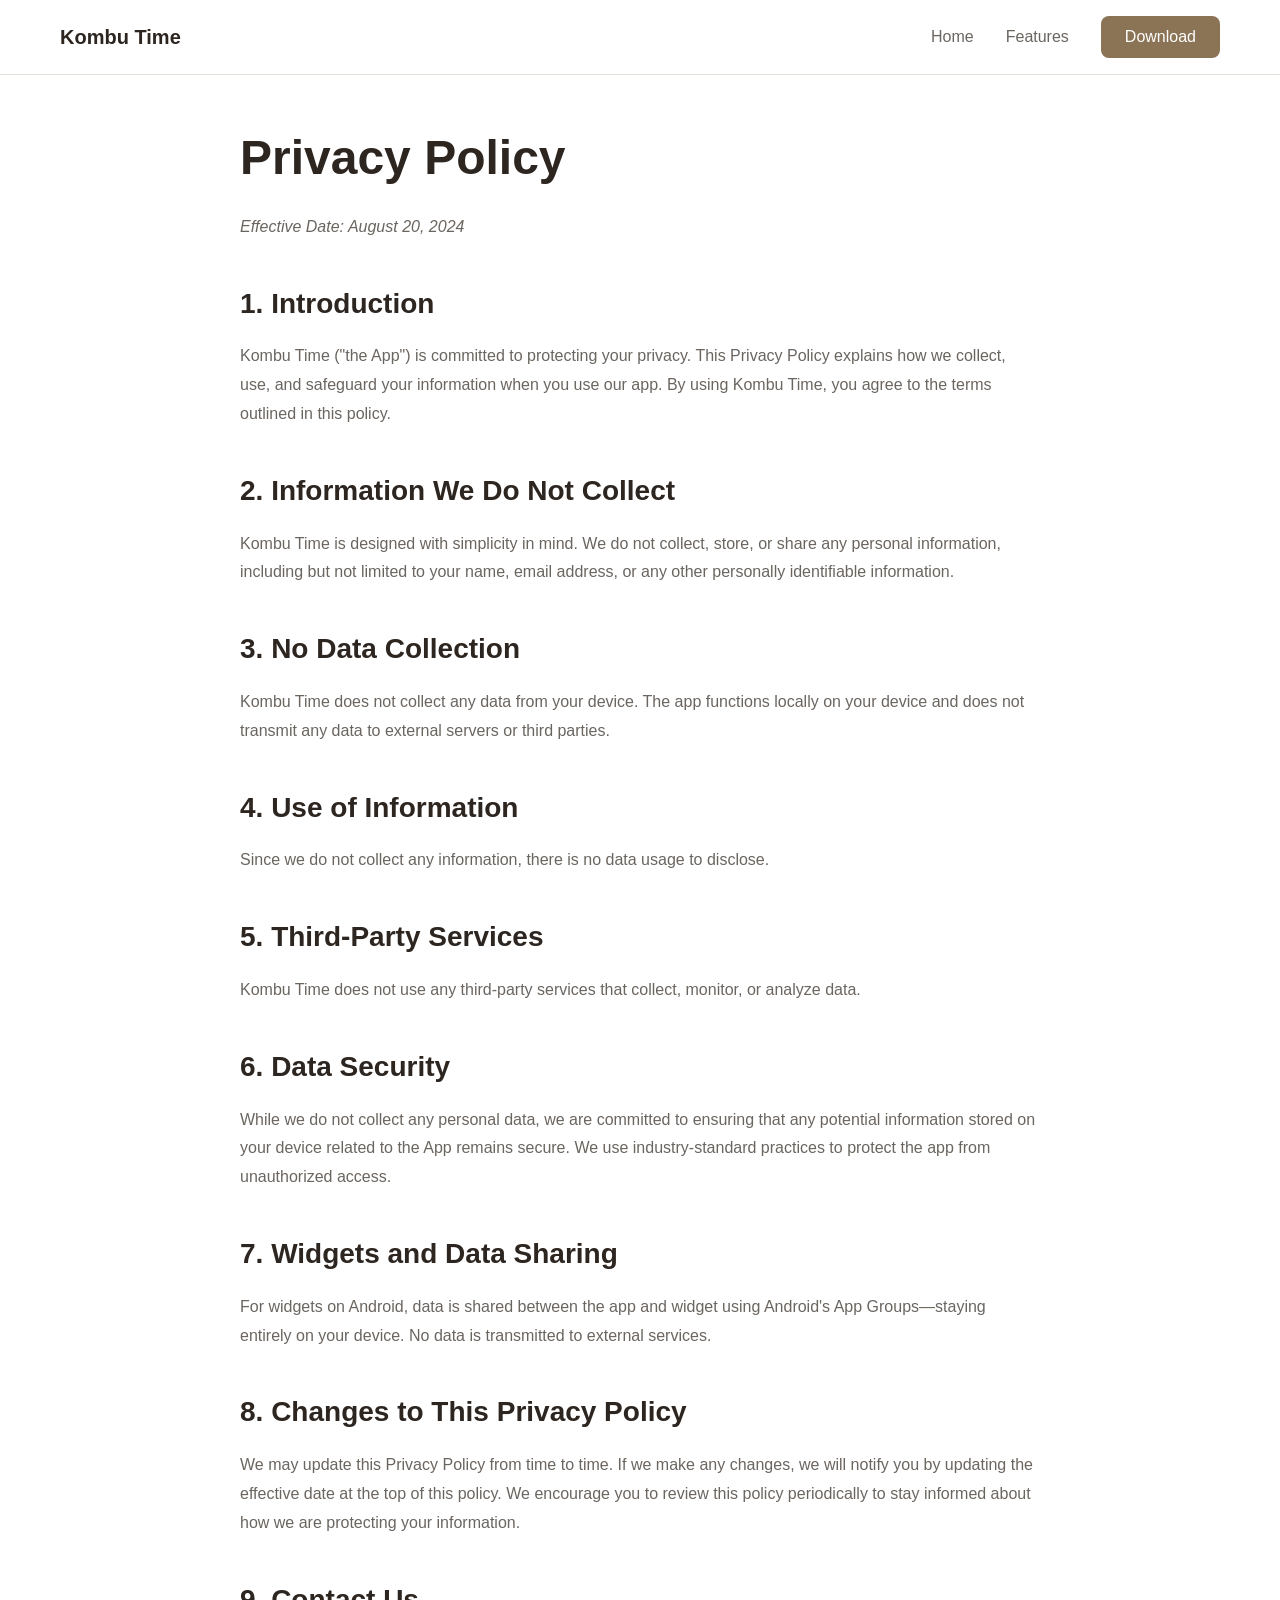
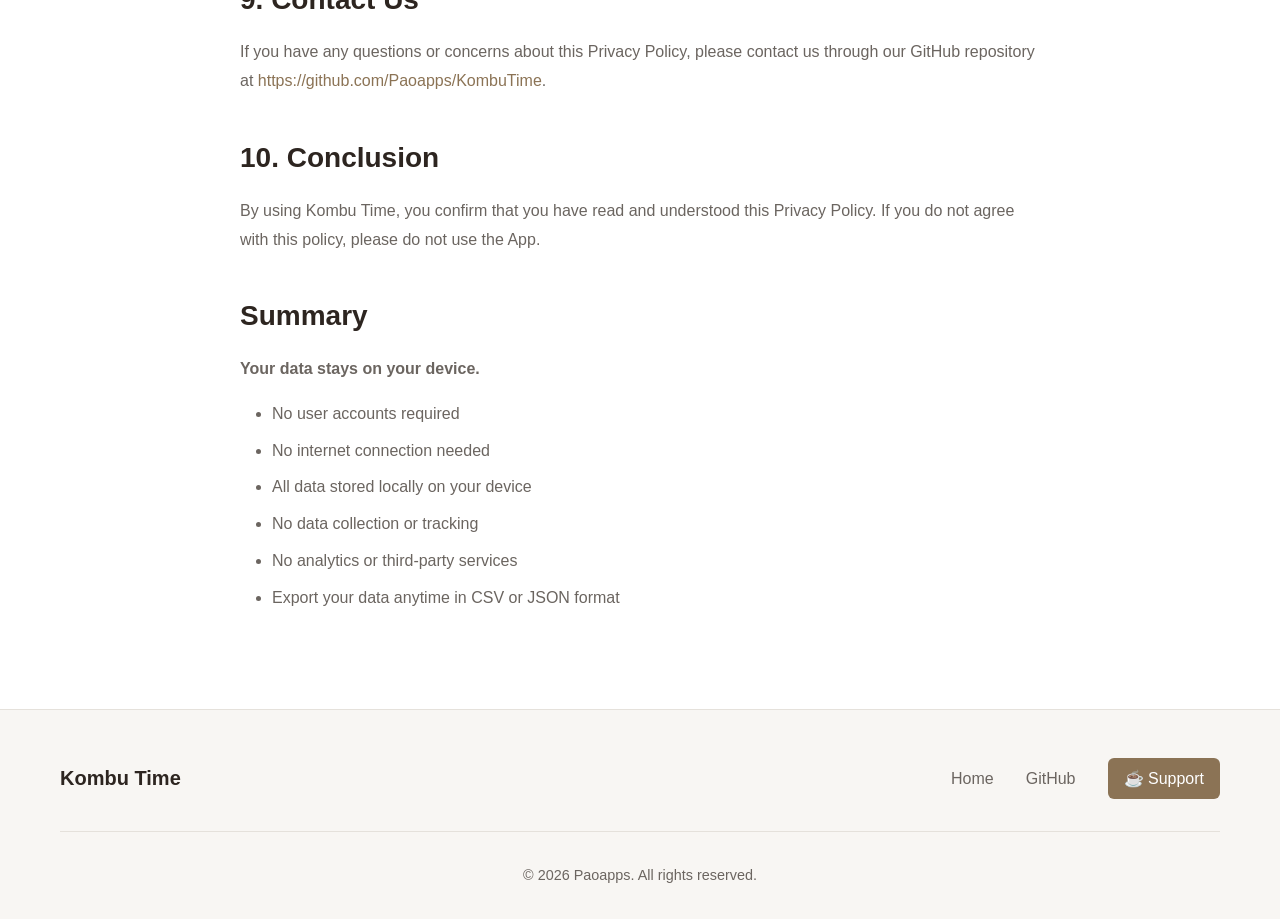
<file: docs/privacy.html>
<!DOCTYPE html>
<html lang="en">
<head>
    <meta charset="UTF-8">
    <meta name="viewport" content="width=device-width, initial-scale=1.0">
    <title>Privacy Policy - Kombu Time</title>
    <meta name="description" content="Privacy Policy for Kombu Time - Kombucha Brew Tracking App">
    <link rel="stylesheet" href="styles.css">
</head>
<body>
    <!-- Navigation -->
    <nav class="navbar">
        <div class="container">
            <div class="nav-brand">
                <span class="nav-title">Kombu Time</span>
            </div>
            <div class="nav-links">
                <a href="index.html">Home</a>
                <a href="index.html#features">Features</a>
                <a href="index.html#download" class="cta-button">Download</a>
            </div>
        </div>
    </nav>

    <!-- Privacy Policy Content -->
    <section class="privacy-policy">
        <div class="container">
            <div class="privacy-content">
                <h1>Privacy Policy</h1>
                <p class="last-updated">Effective Date: August 20, 2024</p>

                <h2>1. Introduction</h2>
                <p>Kombu Time ("the App") is committed to protecting your privacy. This Privacy Policy explains how we collect, use, and safeguard your information when you use our app. By using Kombu Time, you agree to the terms outlined in this policy.</p>

                <h2>2. Information We Do Not Collect</h2>
                <p>Kombu Time is designed with simplicity in mind. We do not collect, store, or share any personal information, including but not limited to your name, email address, or any other personally identifiable information.</p>

                <h2>3. No Data Collection</h2>
                <p>Kombu Time does not collect any data from your device. The app functions locally on your device and does not transmit any data to external servers or third parties.</p>

                <h2>4. Use of Information</h2>
                <p>Since we do not collect any information, there is no data usage to disclose.</p>

                <h2>5. Third-Party Services</h2>
                <p>Kombu Time does not use any third-party services that collect, monitor, or analyze data.</p>

                <h2>6. Data Security</h2>
                <p>While we do not collect any personal data, we are committed to ensuring that any potential information stored on your device related to the App remains secure. We use industry-standard practices to protect the app from unauthorized access.</p>

                <h2>7. Widgets and Data Sharing</h2>
                <p>For widgets on Android, data is shared between the app and widget using Android's App Groups—staying entirely on your device. No data is transmitted to external services.</p>

                <h2>8. Changes to This Privacy Policy</h2>
                <p>We may update this Privacy Policy from time to time. If we make any changes, we will notify you by updating the effective date at the top of this policy. We encourage you to review this policy periodically to stay informed about how we are protecting your information.</p>

                <h2>9. Contact Us</h2>
                <p>If you have any questions or concerns about this Privacy Policy, please contact us through our GitHub repository at <a href="https://github.com/Paoapps/KombuTime" target="_blank">https://github.com/Paoapps/KombuTime</a>.</p>

                <h2>10. Conclusion</h2>
                <p>By using Kombu Time, you confirm that you have read and understood this Privacy Policy. If you do not agree with this policy, please do not use the App.</p>

                <h2>Summary</h2>
                <p><strong>Your data stays on your device.</strong></p>
                <ul>
                    <li>No user accounts required</li>
                    <li>No internet connection needed</li>
                    <li>All data stored locally on your device</li>
                    <li>No data collection or tracking</li>
                    <li>No analytics or third-party services</li>
                    <li>Export your data anytime in CSV or JSON format</li>
                </ul>
            </div>
        </div>
    </section>

    <!-- Footer -->
    <footer class="footer">
        <div class="container">
            <div class="footer-content">
                <div class="footer-brand">
                    <span class="footer-title">Kombu Time</span>
                </div>
                <div class="footer-links">
                    <a href="index.html">Home</a>
                    <a href="https://github.com/Paoapps/KombuTime" target="_blank">GitHub</a>
                    <a href="https://www.buymeacoffee.com/lwesterhoff" target="_blank" class="support-link">☕ Support</a>
                </div>
            </div>
            <div class="footer-copyright">
                <p>&copy; 2026 Paoapps. All rights reserved.</p>
            </div>
        </div>
    </footer>

    <script src="script.js"></script>
</body>
</html>
</file>
<file: docs/styles.css>
/* Reset and Base Styles */
* {
    margin: 0;
    padding: 0;
    box-sizing: border-box;
}

body {
    font-family: -apple-system, BlinkMacSystemFont, 'Segoe UI', Roboto, Oxygen, Ubuntu, Cantarell, sans-serif;
    line-height: 1.6;
    color: #333;
    scroll-behavior: smooth;
}

.container {
    max-width: 1200px;
    margin: 0 auto;
    padding: 0 20px;
}

/* Colors - Earthy tones for kombucha brewing */
:root {
    --primary-color: #8B7355;
    --primary-dark: #6B5644;
    --primary-light: #A68968;
    --accent-color: #D4A574;
    --background: #ffffff;
    --surface: #f8f6f3;
    --text-primary: #2d2520;
    --text-secondary: #6b6560;
    --border: #e5e1db;
}

@media (prefers-color-scheme: dark) {
    :root {
        --background: #1a1613;
        --surface: #2d2520;
        --text-primary: #f9f7f5;
        --text-secondary: #d1cdc8;
        --border: #3d3832;
    }
}

body {
    background-color: var(--background);
    color: var(--text-primary);
}

/* Navigation */
.navbar {
    position: fixed;
    top: 0;
    width: 100%;
    background: rgba(255, 255, 255, 0.95);
    backdrop-filter: blur(10px);
    z-index: 1000;
    border-bottom: 1px solid var(--border);
    transition: transform 0.3s ease;
}

@media (prefers-color-scheme: dark) {
    .navbar {
        background: rgba(26, 22, 19, 0.95);
    }
}

.navbar .container {
    display: flex;
    justify-content: space-between;
    align-items: center;
    padding: 1rem 20px;
}

.nav-brand {
    display: flex;
    align-items: center;
    gap: 12px;
}

.nav-logo {
    width: 32px;
    height: 32px;
    border-radius: 8px;
}

.nav-title {
    font-size: 1.25rem;
    font-weight: 600;
    color: var(--text-primary);
}

.nav-links {
    display: flex;
    align-items: center;
    gap: 2rem;
}

.nav-links a {
    text-decoration: none;
    color: var(--text-secondary);
    font-weight: 500;
    transition: color 0.2s;
}

.nav-links a:hover {
    color: var(--primary-color);
}

.language-switcher {
    display: flex;
    gap: 0.5rem;
    align-items: center;
    font-size: 0.9rem;
}

.language-switcher a {
    padding: 0.25rem 0.5rem;
    border-radius: 4px;
    transition: background-color 0.2s;
}

.language-switcher a.active {
    background-color: var(--surface);
    color: var(--primary-color);
    font-weight: 600;
}

.cta-button {
    background: var(--primary-color);
    color: white !important;
    padding: 0.5rem 1.5rem;
    border-radius: 8px;
    font-weight: 600;
    transition: all 0.2s;
}

.cta-button:hover {
    background: var(--primary-dark);
    transform: translateY(-2px);
    box-shadow: 0 4px 12px rgba(139, 115, 85, 0.3);
}

/* Hero Section */
.hero {
    padding: 120px 20px 80px;
    background: linear-gradient(135deg, var(--surface) 0%, var(--background) 100%);
}

.hero-content {
    display: grid;
    grid-template-columns: 1fr 1fr;
    gap: 4rem;
    align-items: center;
}

.hero-text h1 {
    font-size: 3.5rem;
    font-weight: 700;
    margin-bottom: 1.5rem;
    color: var(--text-primary);
    line-height: 1.2;
}

.hero-subtitle {
    font-size: 1.25rem;
    color: var(--text-secondary);
    margin-bottom: 2rem;
    line-height: 1.8;
}

.hero-buttons {
    display: flex;
    gap: 1rem;
    flex-wrap: wrap;
}

.download-button {
    transition: transform 0.2s;
}

.download-button:hover {
    transform: translateY(-4px);
}

.download-button img {
    height: 60px;
}

.hero-image {
    display: flex;
    justify-content: center;
    align-items: center;
}

.hero-image img {
    max-width: 100%;
    height: auto;
    border-radius: 16px;
    box-shadow: 0 20px 60px rgba(0, 0, 0, 0.1);
}

/* Screenshot Showcase Section */
.showcase {
    padding: 80px 20px;
    background: var(--surface);
}

.screenshot-grid {
    display: grid;
    grid-template-columns: repeat(auto-fit, minmax(280px, 1fr));
    gap: 2rem;
    margin-top: 3rem;
    max-width: 1000px;
    margin-left: auto;
    margin-right: auto;
}

.screenshot-item {
    display: flex;
    justify-content: center;
    align-items: center;
}

.screenshot-item img {
    max-width: 100%;
    height: auto;
    border-radius: 12px;
    box-shadow: 0 10px 30px rgba(0, 0, 0, 0.15);
    transition: transform 0.3s ease, box-shadow 0.3s ease;
}

.screenshot-item img:hover {
    transform: translateY(-8px) scale(1.02);
    box-shadow: 0 20px 40px rgba(0, 0, 0, 0.2);
}

/* Features Section */
.features {
    padding: 80px 20px;
    background: var(--background);
}

.section-title {
    font-size: 2.5rem;
    font-weight: 700;
    text-align: center;
    margin-bottom: 3rem;
    color: var(--text-primary);
}

.features-grid {
    display: grid;
    grid-template-columns: repeat(auto-fit, minmax(300px, 1fr));
    gap: 2rem;
    margin-top: 3rem;
}

.feature-card {
    background: var(--surface);
    padding: 2rem;
    border-radius: 16px;
    transition: all 0.3s;
    border: 1px solid var(--border);
}

.feature-card:hover {
    transform: translateY(-8px);
    box-shadow: 0 12px 24px rgba(0, 0, 0, 0.1);
    border-color: var(--primary-color);
}

.feature-icon {
    font-size: 3rem;
    margin-bottom: 1rem;
}

.feature-card h3 {
    font-size: 1.5rem;
    font-weight: 600;
    margin-bottom: 1rem;
    color: var(--text-primary);
}

.feature-card p {
    color: var(--text-secondary);
    line-height: 1.8;
}

/* Why Section */
.why-section {
    padding: 80px 20px;
    background: var(--surface);
}

.why-content {
    max-width: 800px;
    margin: 0 auto;
    text-align: center;
}

.why-content p {
    font-size: 1.25rem;
    color: var(--text-secondary);
    line-height: 1.8;
    margin-bottom: 1.5rem;
}

/* FAQ Section */
.faq {
    padding: 80px 20px;
    background: var(--background);
}

.faq-grid {
    display: grid;
    grid-template-columns: repeat(auto-fit, minmax(350px, 1fr));
    gap: 2rem;
    margin-top: 3rem;
}

.faq-item {
    background: var(--surface);
    padding: 2rem;
    border-radius: 12px;
    border: 1px solid var(--border);
}

.faq-item h3 {
    font-size: 1.25rem;
    font-weight: 600;
    margin-bottom: 1rem;
    color: var(--text-primary);
}

.faq-item p {
    color: var(--text-secondary);
    line-height: 1.8;
}

/* Download Section */
.download {
    padding: 80px 20px;
    background: linear-gradient(135deg, var(--primary-color) 0%, var(--primary-dark) 100%);
    text-align: center;
}

.download .section-title {
    color: white;
}

.download-subtitle {
    font-size: 1.25rem;
    color: rgba(255, 255, 255, 0.9);
    margin-bottom: 2rem;
    max-width: 800px;
    margin-left: auto;
    margin-right: auto;
    line-height: 1.8;
}

.download-buttons {
    display: flex;
    justify-content: center;
    gap: 1rem;
    flex-wrap: wrap;
}

/* Privacy Policy Page */
.privacy-policy {
    padding: 120px 20px 80px;
    background: var(--background);
}

.privacy-content {
    max-width: 800px;
    margin: 0 auto;
}

.privacy-content h1 {
    font-size: 3rem;
    font-weight: 700;
    margin-bottom: 1rem;
    color: var(--text-primary);
}

.last-updated {
    color: var(--text-secondary);
    font-size: 1rem;
    margin-bottom: 2rem;
    font-style: italic;
}

.privacy-content h2 {
    font-size: 1.75rem;
    font-weight: 600;
    margin-top: 2.5rem;
    margin-bottom: 1rem;
    color: var(--text-primary);
}

.privacy-content h3 {
    font-size: 1.25rem;
    font-weight: 600;
    margin-top: 1.5rem;
    margin-bottom: 0.75rem;
    color: var(--text-primary);
}

.privacy-content p {
    color: var(--text-secondary);
    line-height: 1.8;
    margin-bottom: 1rem;
}

.privacy-content ul {
    color: var(--text-secondary);
    line-height: 1.8;
    margin-bottom: 1rem;
    margin-left: 2rem;
}

.privacy-content li {
    margin-bottom: 0.5rem;
}

.privacy-content a {
    color: var(--primary-color);
    text-decoration: none;
    transition: color 0.2s;
}

.privacy-content a:hover {
    color: var(--primary-dark);
    text-decoration: underline;
}

/* Footer */
.footer {
    background: var(--surface);
    padding: 3rem 20px 2rem;
    border-top: 1px solid var(--border);
}

.footer-content {
    display: flex;
    justify-content: space-between;
    align-items: center;
    margin-bottom: 2rem;
}

.footer-brand {
    display: flex;
    align-items: center;
    gap: 12px;
}

.footer-logo {
    width: 32px;
    height: 32px;
    border-radius: 8px;
}

.footer-title {
    font-size: 1.25rem;
    font-weight: 600;
    color: var(--text-primary);
}

.footer-links {
    display: flex;
    gap: 2rem;
    align-items: center;
}

.footer-links a {
    color: var(--text-secondary);
    text-decoration: none;
    transition: color 0.2s;
}

.footer-links a:hover {
    color: var(--primary-color);
}

.footer-links .support-link {
    background: var(--primary-color);
    color: white;
    padding: 0.5rem 1rem;
    border-radius: 6px;
    transition: all 0.2s;
}

.footer-links .support-link:hover {
    background: var(--primary-dark);
    transform: translateY(-2px);
}

.footer-copyright {
    text-align: center;
    color: var(--text-secondary);
    font-size: 0.9rem;
    padding-top: 2rem;
    border-top: 1px solid var(--border);
}

/* Responsive Design */
@media (max-width: 968px) {
    .hero-content {
        grid-template-columns: 1fr;
        gap: 2rem;
    }

    .hero-text h1 {
        font-size: 2.5rem;
    }

    .hero-image {
        order: -1;
    }

    .nav-links {
        gap: 1rem;
        font-size: 0.9rem;
    }

    .section-title {
        font-size: 2rem;
    }

    .features-grid,
    .faq-grid {
        grid-template-columns: 1fr;
    }

    .footer-content {
        flex-direction: column;
        gap: 2rem;
        text-align: center;
    }

    .footer-links {
        flex-direction: column;
        gap: 1rem;
    }
}

@media (max-width: 640px) {
    .navbar .container {
        flex-direction: column;
        gap: 1rem;
    }

    .nav-links {
        flex-wrap: wrap;
        justify-content: center;
    }

    .hero {
        padding: 100px 20px 60px;
    }

    .hero-text h1 {
        font-size: 2rem;
    }

    .hero-subtitle {
        font-size: 1rem;
    }

    .section-title {
        font-size: 1.75rem;
    }

    .download-subtitle {
        font-size: 1rem;
    }
}
</file>
